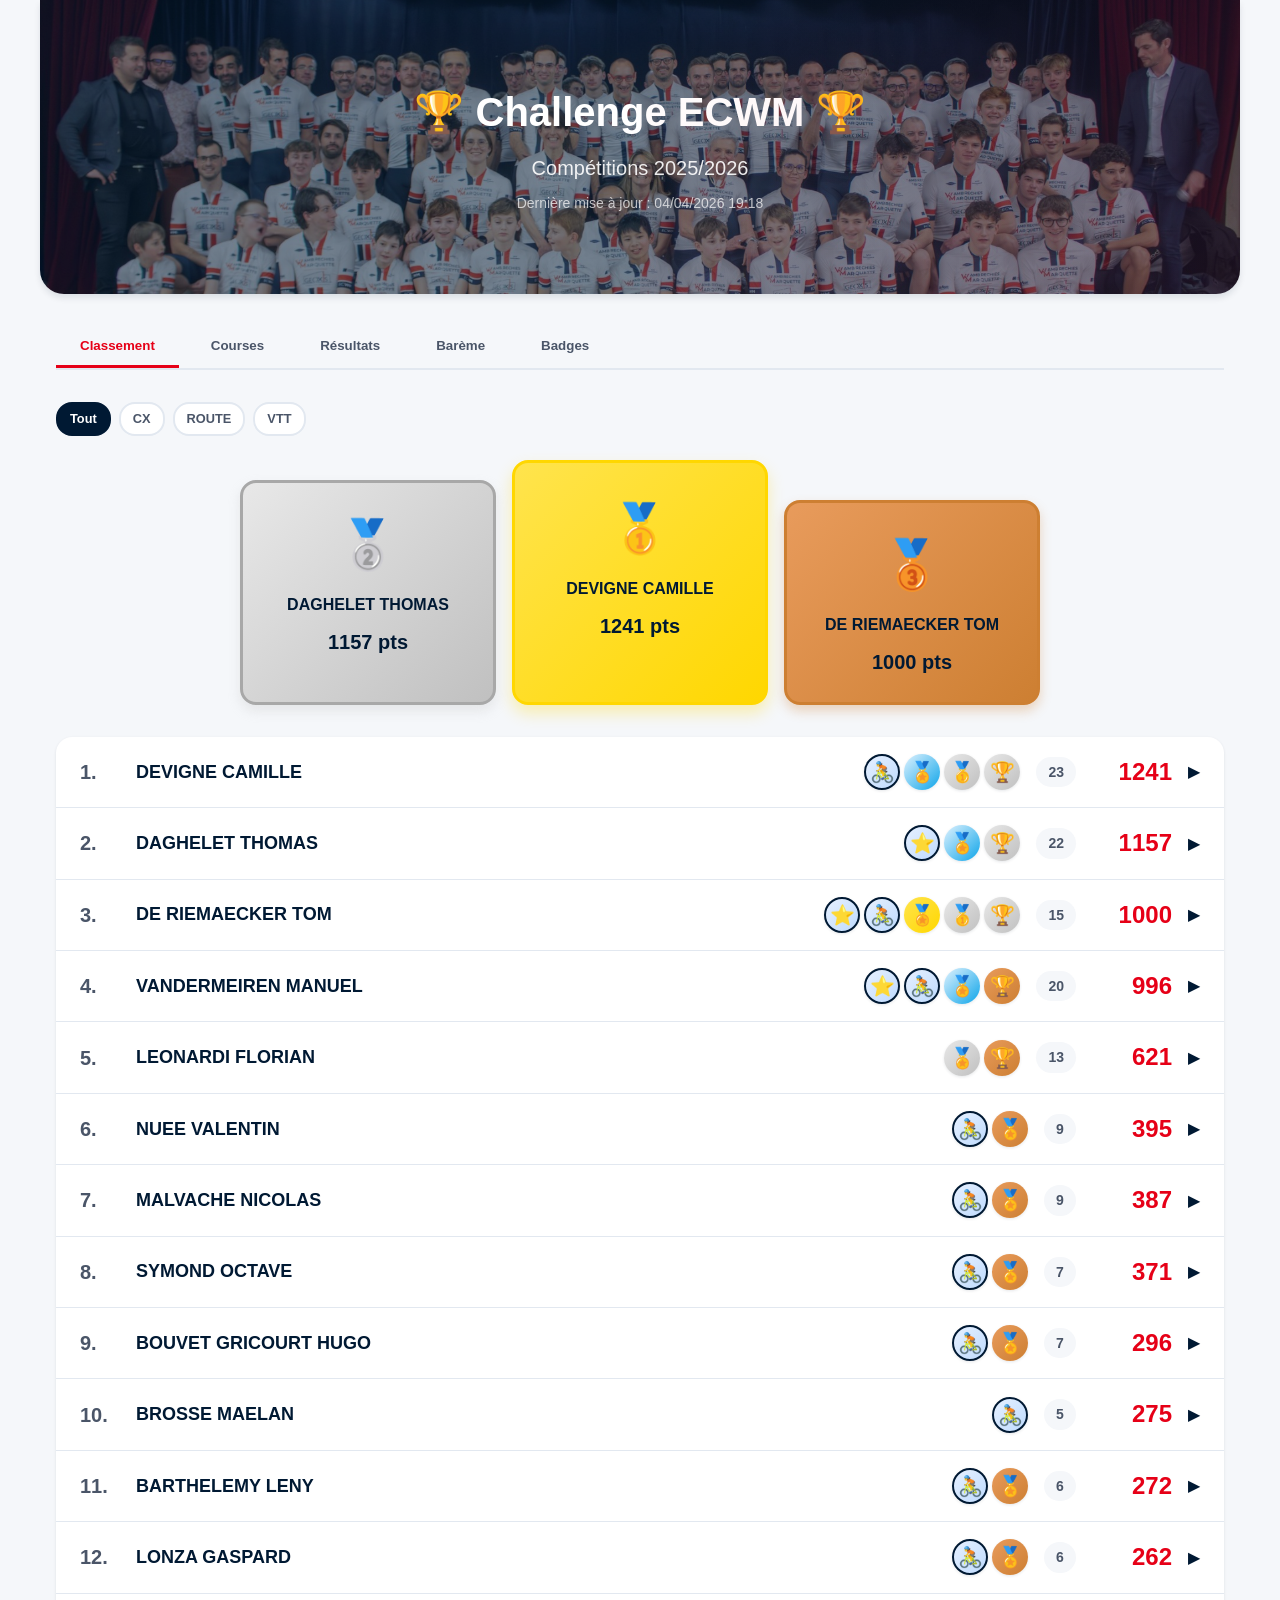
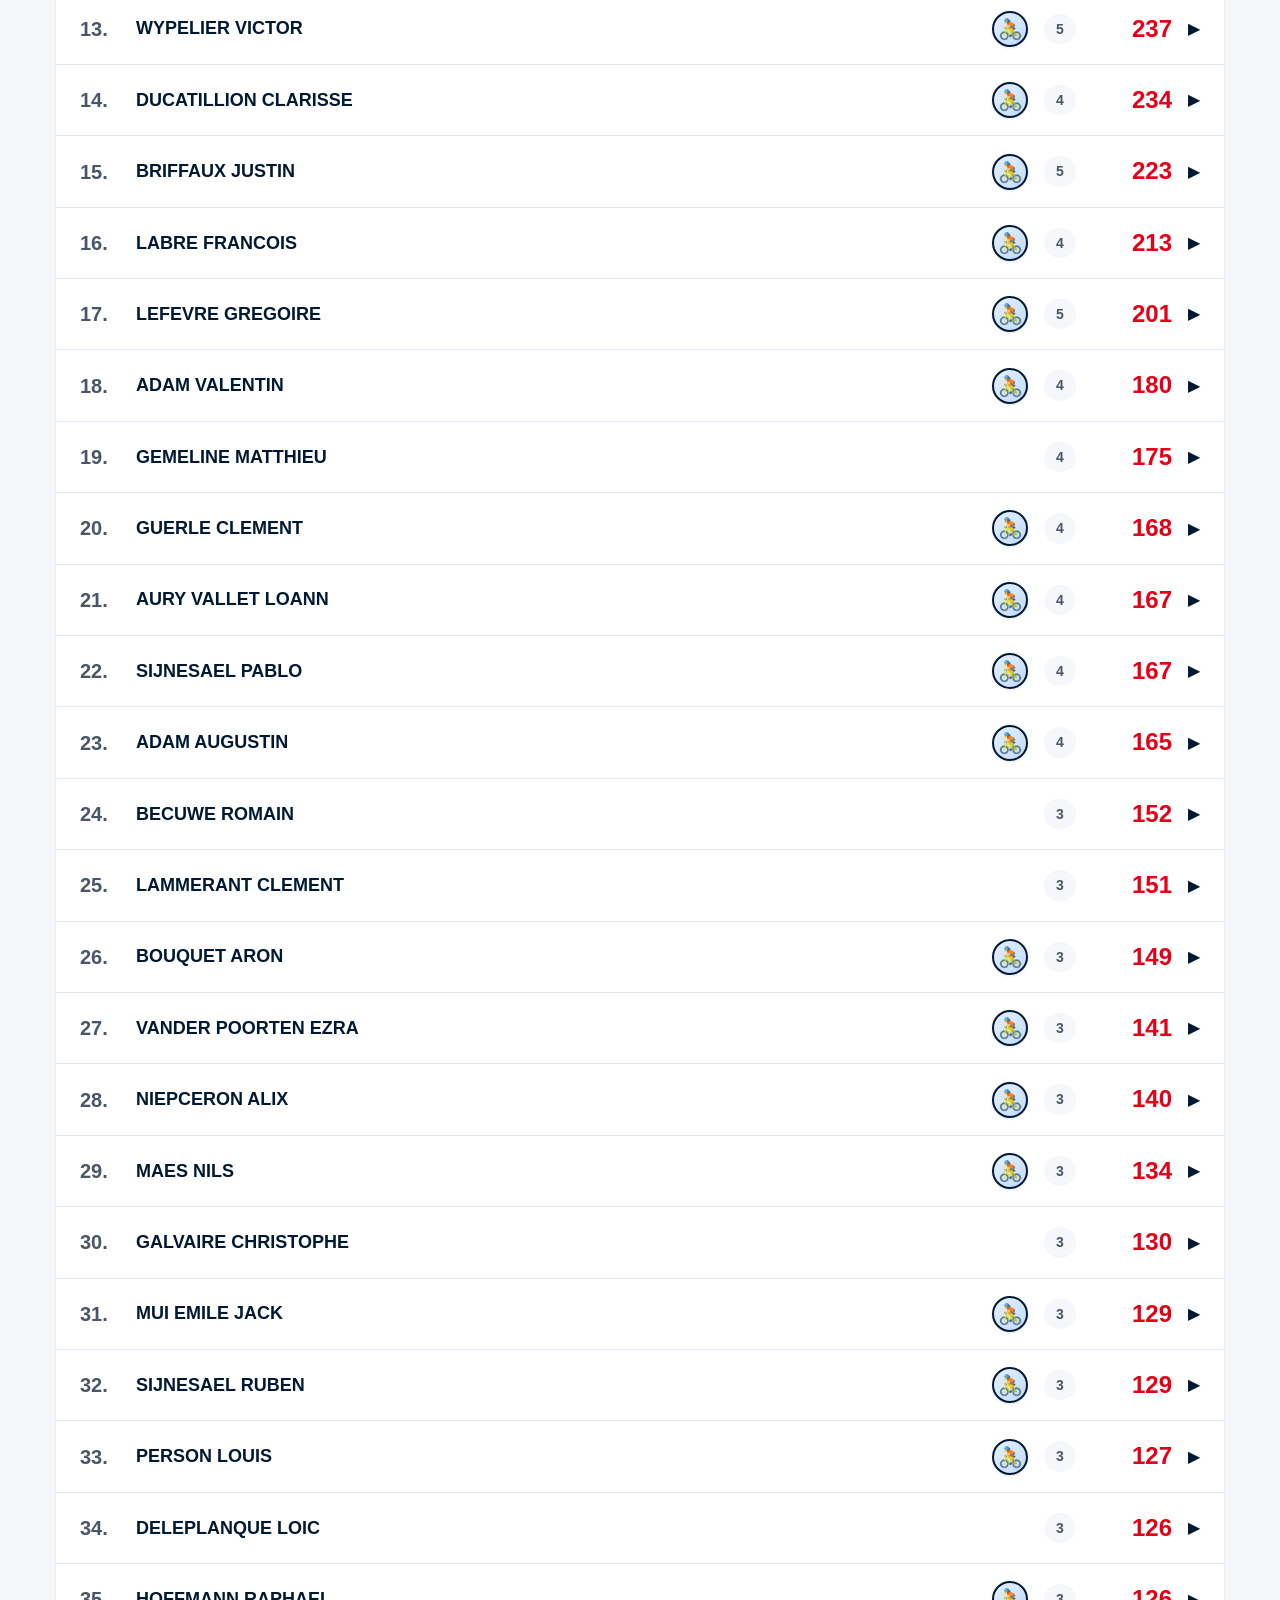
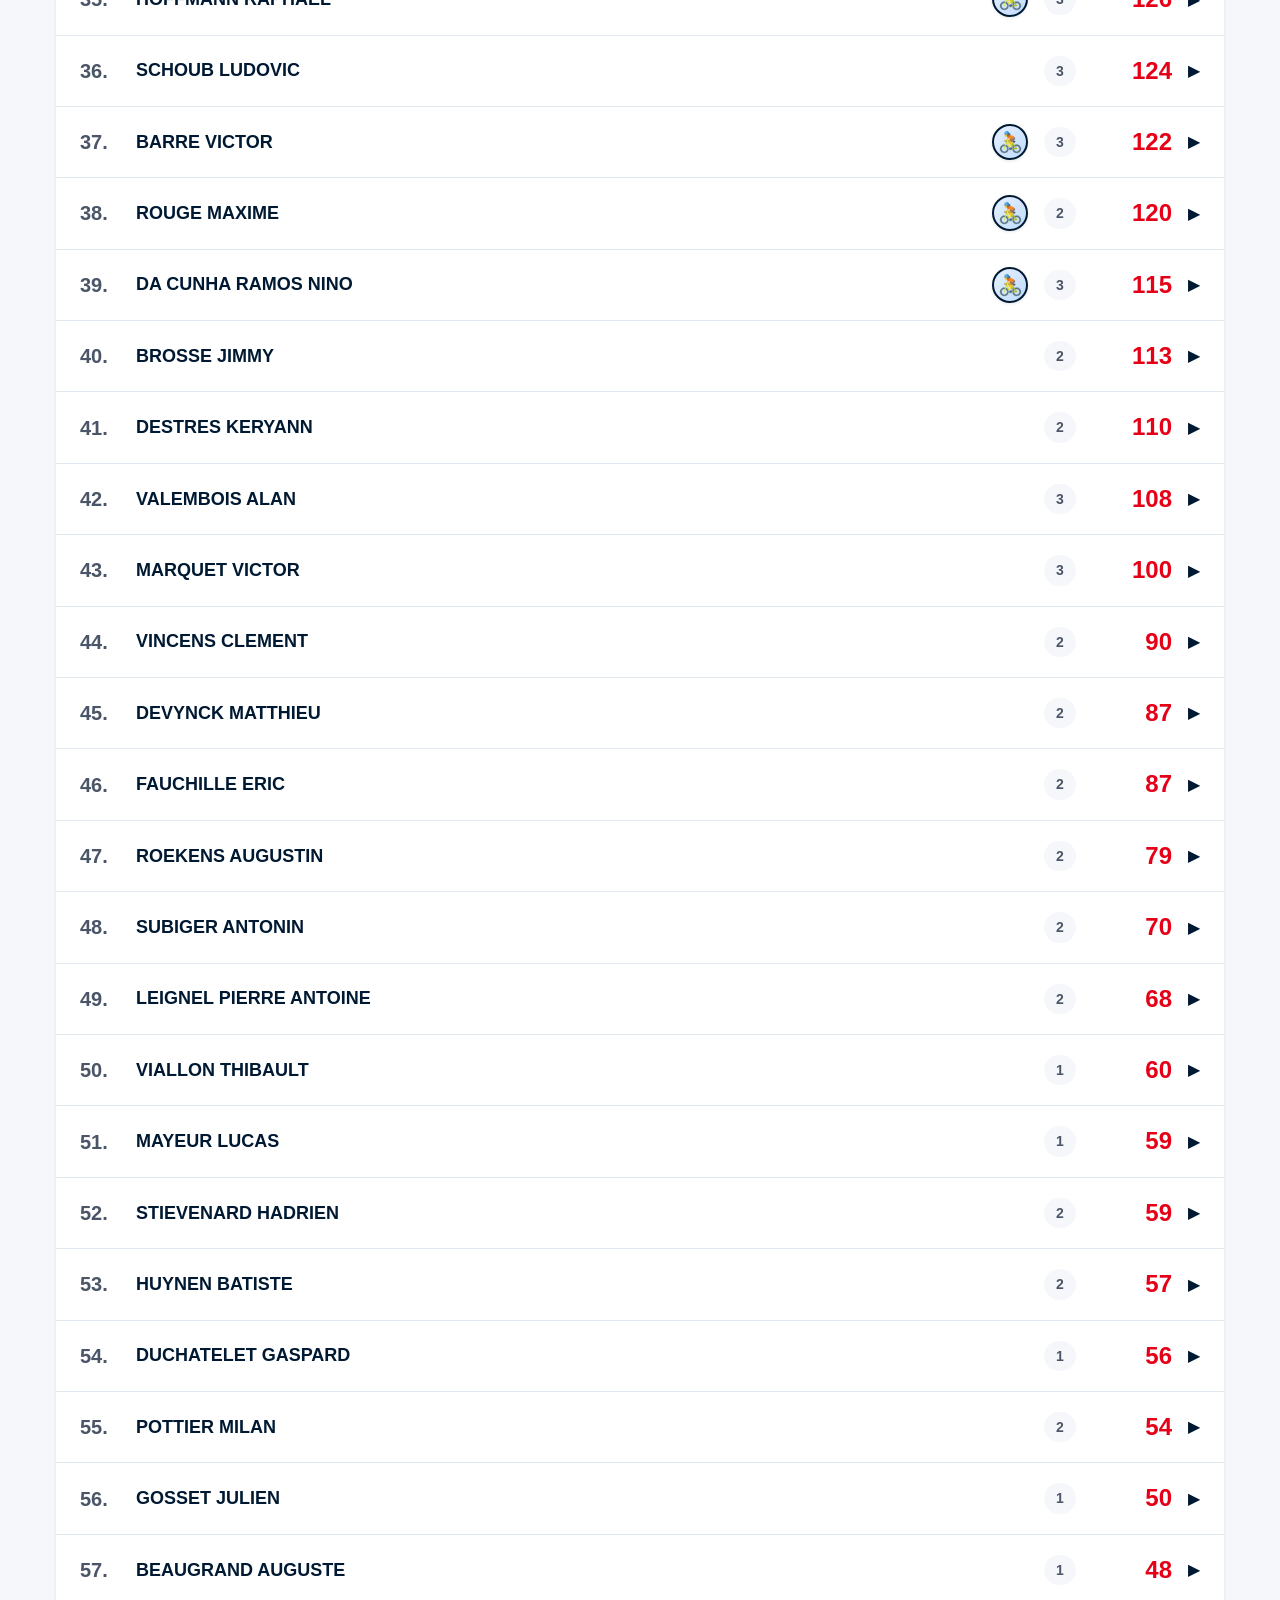
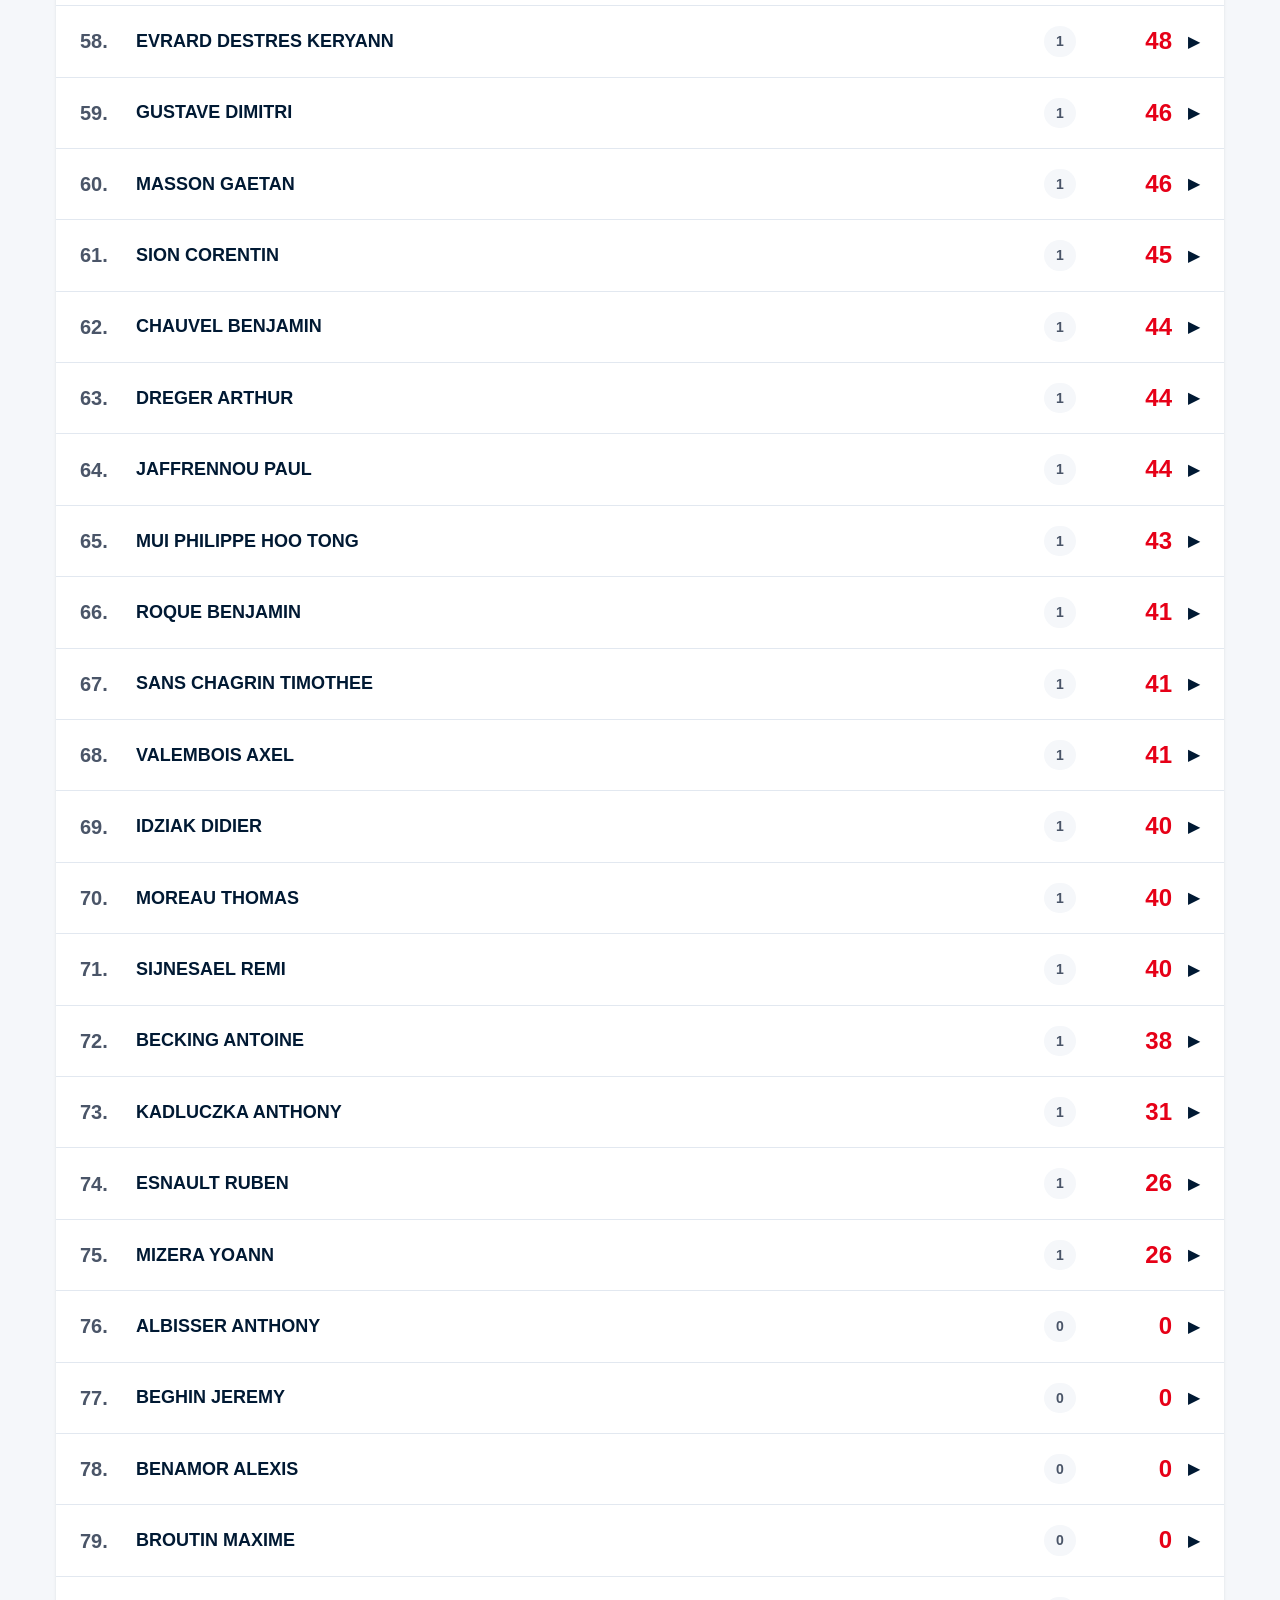
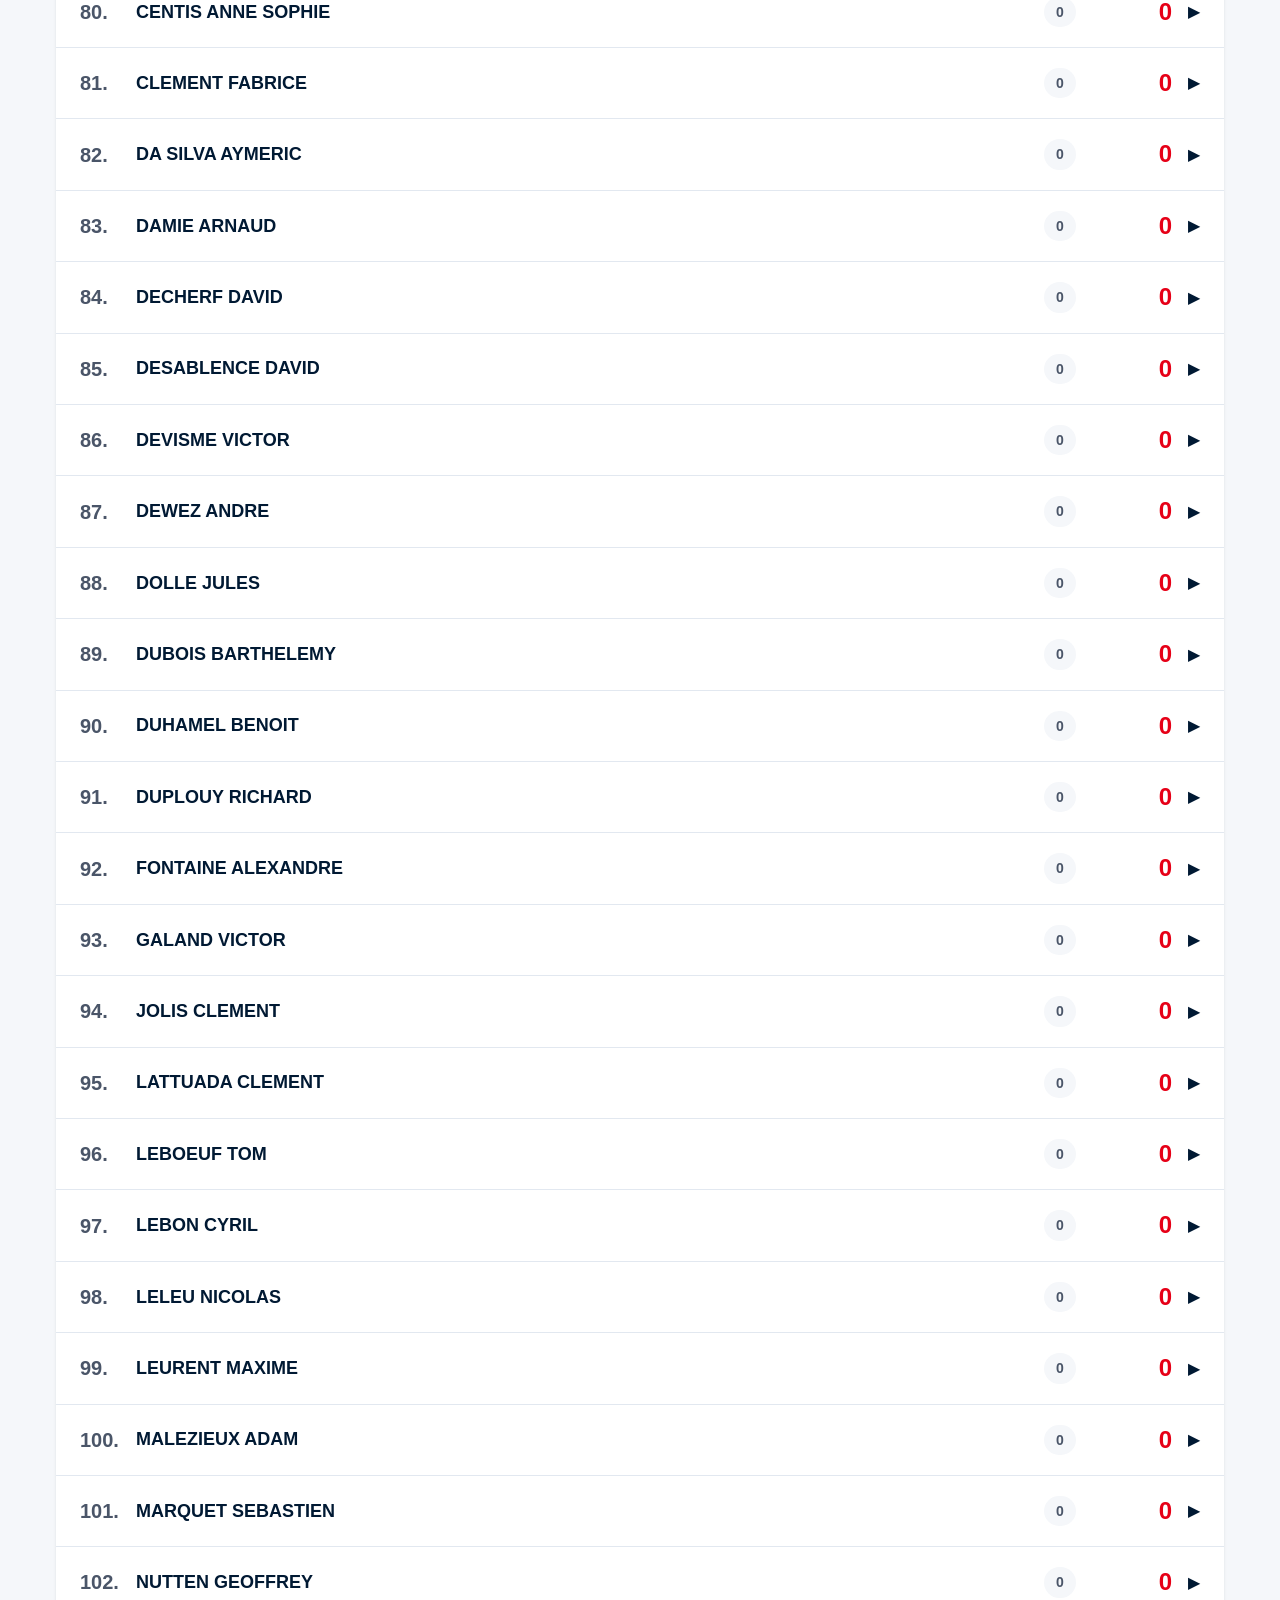
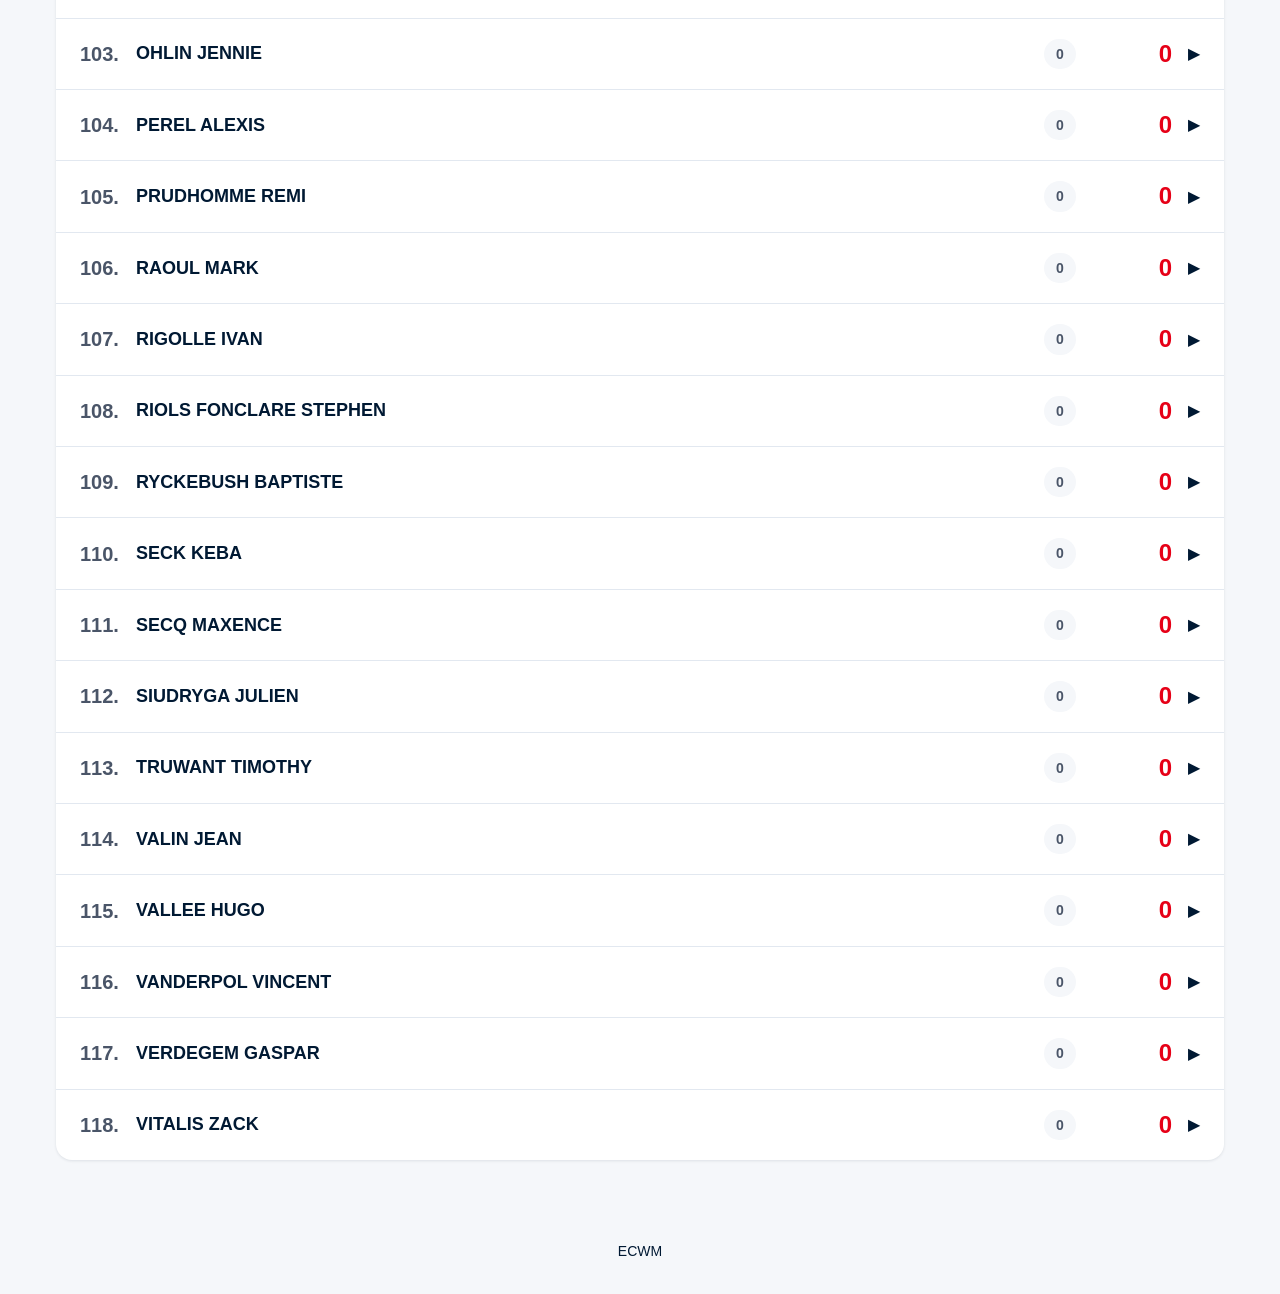
<file: index.html>
<!DOCTYPE html>
<html lang="fr">
<head>
    <meta charset="UTF-8">
    <meta name="viewport" content="width=device-width, initial-scale=1.0">
    <title>Challenge ECWM Compétitions 2025/2026</title>
    <meta name="description" content="Classement du challenge compétitions ECWM saison 2025/2026">
    <link rel="stylesheet" href="assets/style.css">
    <script data-goatcounter="https://ecwm.goatcounter.com/count" async src="//gc.zgo.at/count.js"></script>
</head>
<body>
    <div class="container">
        <!-- Header -->
        <header class="header">
            <div class="header-content">
                <h1>🏆 Challenge ECWM 🏆</h1>
                <p class="subtitle">Compétitions 2025/2026</p>
                <p class="last-update" id="lastUpdate">Chargement...</p>
            </div>
        </header>

        <!-- Navigation -->
        <nav class="tabs">
            <button class="tab active" data-tab="classement">Classement</button>
            <button class="tab" data-tab="courses">Courses</button>
            <button class="tab" data-tab="resultats">Résultats</button>
            <button class="tab" data-tab="bareme">Barème</button>
            <button class="tab" data-tab="badges">Badges</button>
        </nav>

        <!-- Chargement -->
        <div id="loading" class="loading">
            <div class="spinner"></div>
            <p>Chargement des données...</p>
        </div>

        <!-- Erreur -->
        <div id="error" class="error" style="display: none;">
            <p>❌ Erreur lors du chargement des données</p>
        </div>

        <!-- Contenu principal -->
        <main id="content" style="display: none;">

            <!-- Tab: Classement -->
            <section id="tab-classement" class="tab-content active">
                <!-- Filtres discipline -->
                <div id="classement-filters"></div>

                <!-- Podium -->
                <div id="podium" class="podium"></div>

                <!-- Classement complet -->
                <div id="classement" class="classement"></div>
            </section>

            <!-- Tab: Barème -->
            <section id="tab-bareme" class="tab-content">
                <div class="bareme-section">
                    <h2>📊 Comment sont calculés les points ?</h2>

                    <div class="formula-box">
                        <h3>Formule de base</h3>
                        <div class="formula">
                            Points = Participation + Performance
                        </div>
                        <p style="margin-top: 1rem; color: var(--text-muted); font-size: 0.875rem;">
                            Toutes les courses (UFOLEP et FFC) sont valorisées de la même manière
                        </p>
                    </div>

                    <div class="bareme-grid">
                        <div class="bareme-card">
                            <h3>🎯 Points de participation</h3>
                            <p class="bareme-value" id="ptsParticipation">25 pts</p>
                            <p class="bareme-desc">Points fixes pour participer à la course</p>
                            <p class="bareme-note">⭐ Courses objectif club : ×<span id="bonusObjectif">1.5</span> sur la participation uniquement</p>
                            <p class="bareme-note">🇫🇷 Courses échelon national : ×<span id="bonusEchelonNational">1.5</span> sur la participation uniquement</p>
                            <p class="bareme-note">🌍 Courses échelon international : ×<span id="bonusEchelonInternational">1.5</span> sur la participation uniquement</p>
                        </div>

                        <div class="bareme-card">
                            <h3>📈 Points de performance</h3>
                            <p class="bareme-value">0 - <span id="ptsPerformanceMax">25</span> pts</p>
                            <p class="bareme-desc">Basés sur votre classement relatif (percentile)</p>
                            <div class="example">
                                <strong>Exemple :</strong> 10e sur 30 coureurs<br>
                                → Percentile = 70%<br>
                                → Performance = 25 × 0.70 = 18 pts
                            </div>
                            <div id="paliersReduction" style="margin-top: 1rem;">
                                <!-- Rempli dynamiquement -->
                            </div>
                        </div>

                        <!-- Coefficients masqués (tous à 1.0 actuellement)
                        <div class="bareme-card">
                            <h3>🏁 Coefficients par type</h3>
                            <table class="coef-table" id="tableCoefficients">
                                <!- Rempli dynamiquement ->
                            </table>
                        </div>
                        -->
                    </div>

                    <div class="example-box">
                        <h3>💡 Exemple complet</h3>
                        <div class="example-calc">
                            <p><strong>Course :</strong> Halluin (CX UFOLEP, course objectif ⭐)</p>
                            <p><strong>Résultat :</strong> 10e sur 31 coureurs</p>
                            <hr>
                            <p>Percentile = (31 - 10 + 1) / 31 = <strong>71%</strong></p>
                            <p>Participation = 25 × 1.5 (objectif) = <strong>37.5 pts</strong></p>
                            <p>Performance = 25 × 0.71 = <strong>17.75 pts</strong></p>
                            <p>Total = 37.5 + 17.75 = <strong>55 pts</strong></p>
                        </div>
                    </div>
                </div>
            </section>

            <!-- Tab: Badges -->
            <section id="tab-badges" class="tab-content">
                <div class="bareme-section">
                    <h2>🏅 Système de badges</h2>
                    
                    <p style="margin-bottom: 2rem; color: var(--text-muted);">
                        Les badges récompensent vos performances et votre assiduité. Chaque badge rapporte des points bonus qui s'ajoutent à votre total !
                    </p>

                    <div class="badges-categories">
                        <!-- Badges à paliers -->
                        <div class="badge-category">
                            <h3>🏅 Badges à paliers</h3>
                            <p class="category-desc">Plus vous progressez, plus le niveau (et les points bonus) augmentent. Seul le plus haut niveau obtenu est comptabilisé.</p>
                            <div id="badgesPaliers" class="badges-list"></div>
                        </div>

                        <!-- Badges uniques -->
                        <div class="badge-category">
                            <h3>⭐ Badges uniques</h3>
                            <p class="category-desc">Badges spéciaux obtenus en remplissant des conditions particulières.</p>
                            <div id="badgesUniques" class="badges-list"></div>
                        </div>
                    </div>
                </div>
            </section>

            <!-- Tab: Résultats -->
            <section id="tab-resultats" class="tab-content">
                <h2>📋 Résultats importés</h2>
                <div id="resultats-content"></div>
            </section>

            <!-- Tab: Courses -->
            <section id="tab-courses" class="tab-content">
                <h2>📅 Courses de la saison</h2>
                <div id="listeCourses"></div>
            </section>

        </main>
    </div>

    <footer class="footer">
        <p>
            <a href="https://www.ec-wambrechies-marquette.fr/" target="_blank">ECWM</a>
        </p>
    </footer>

    <script src="assets/app.js"></script>
</body>
</html>
</file>
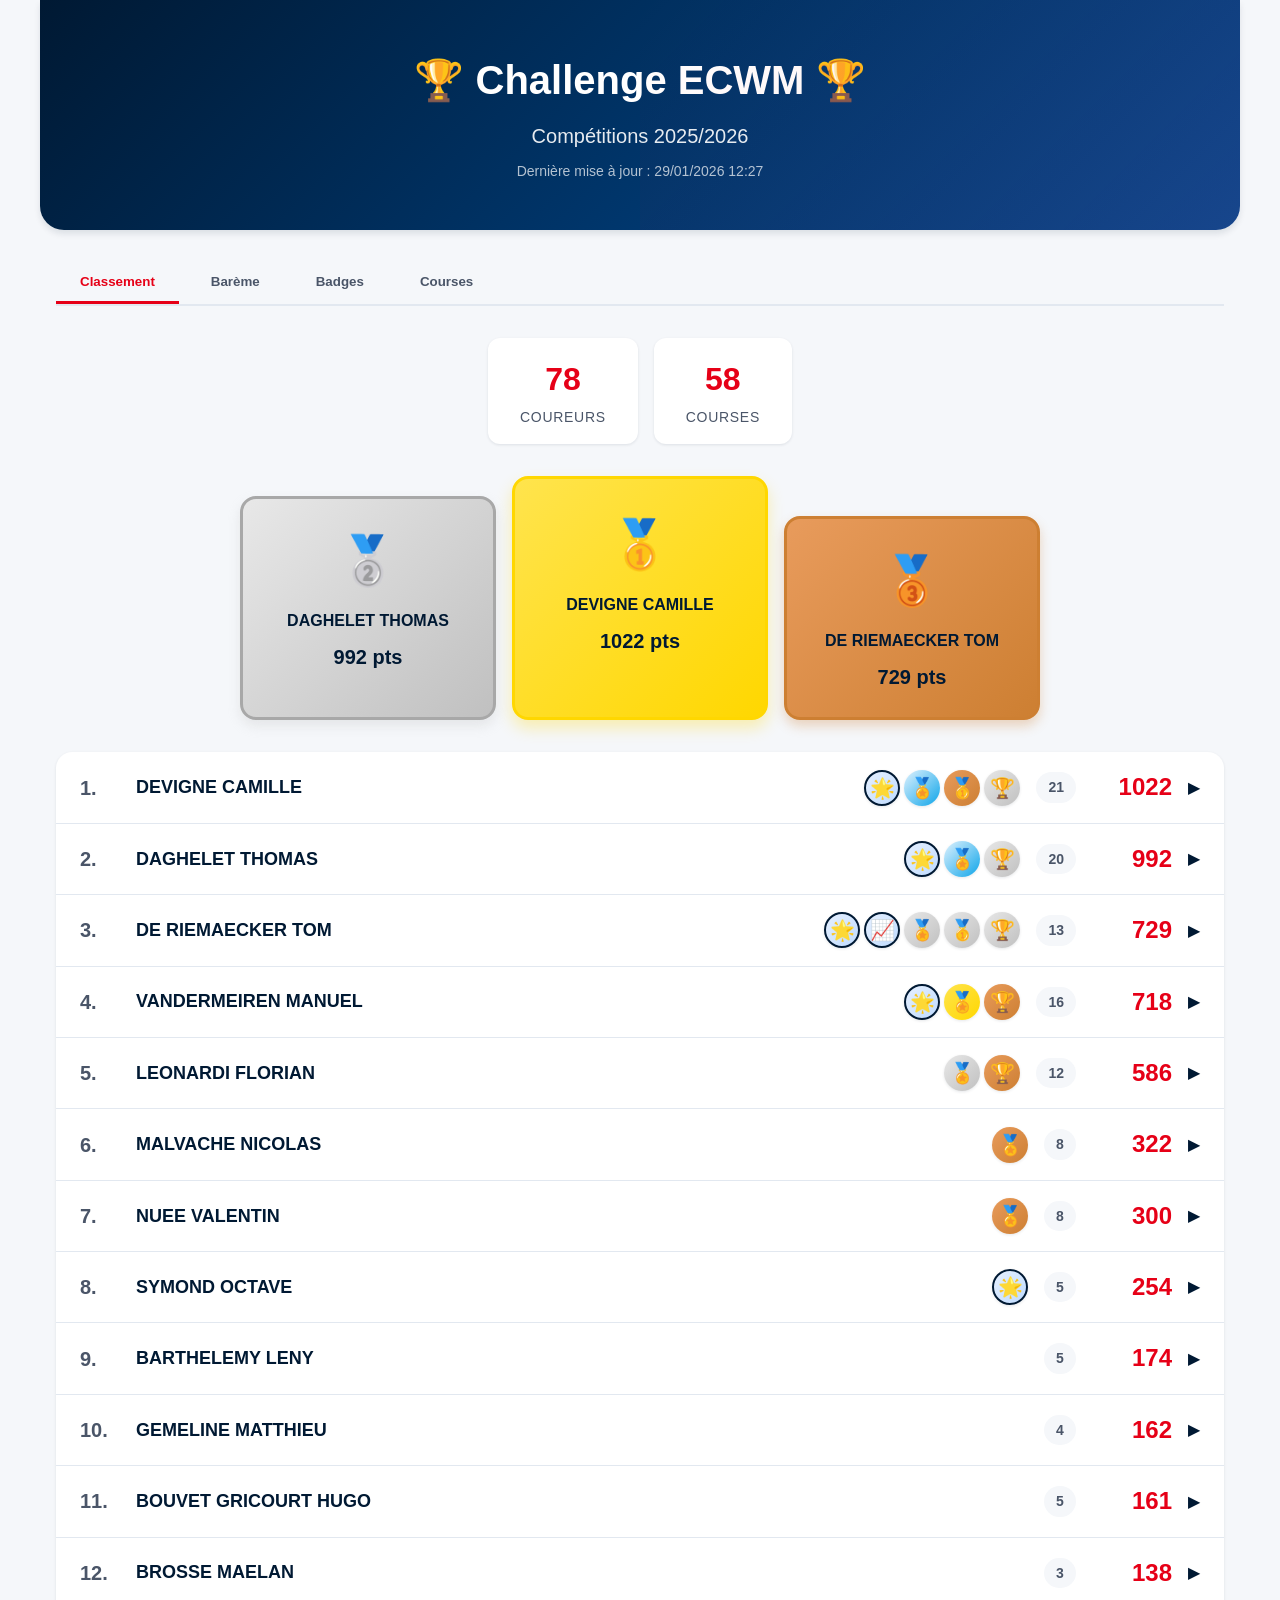
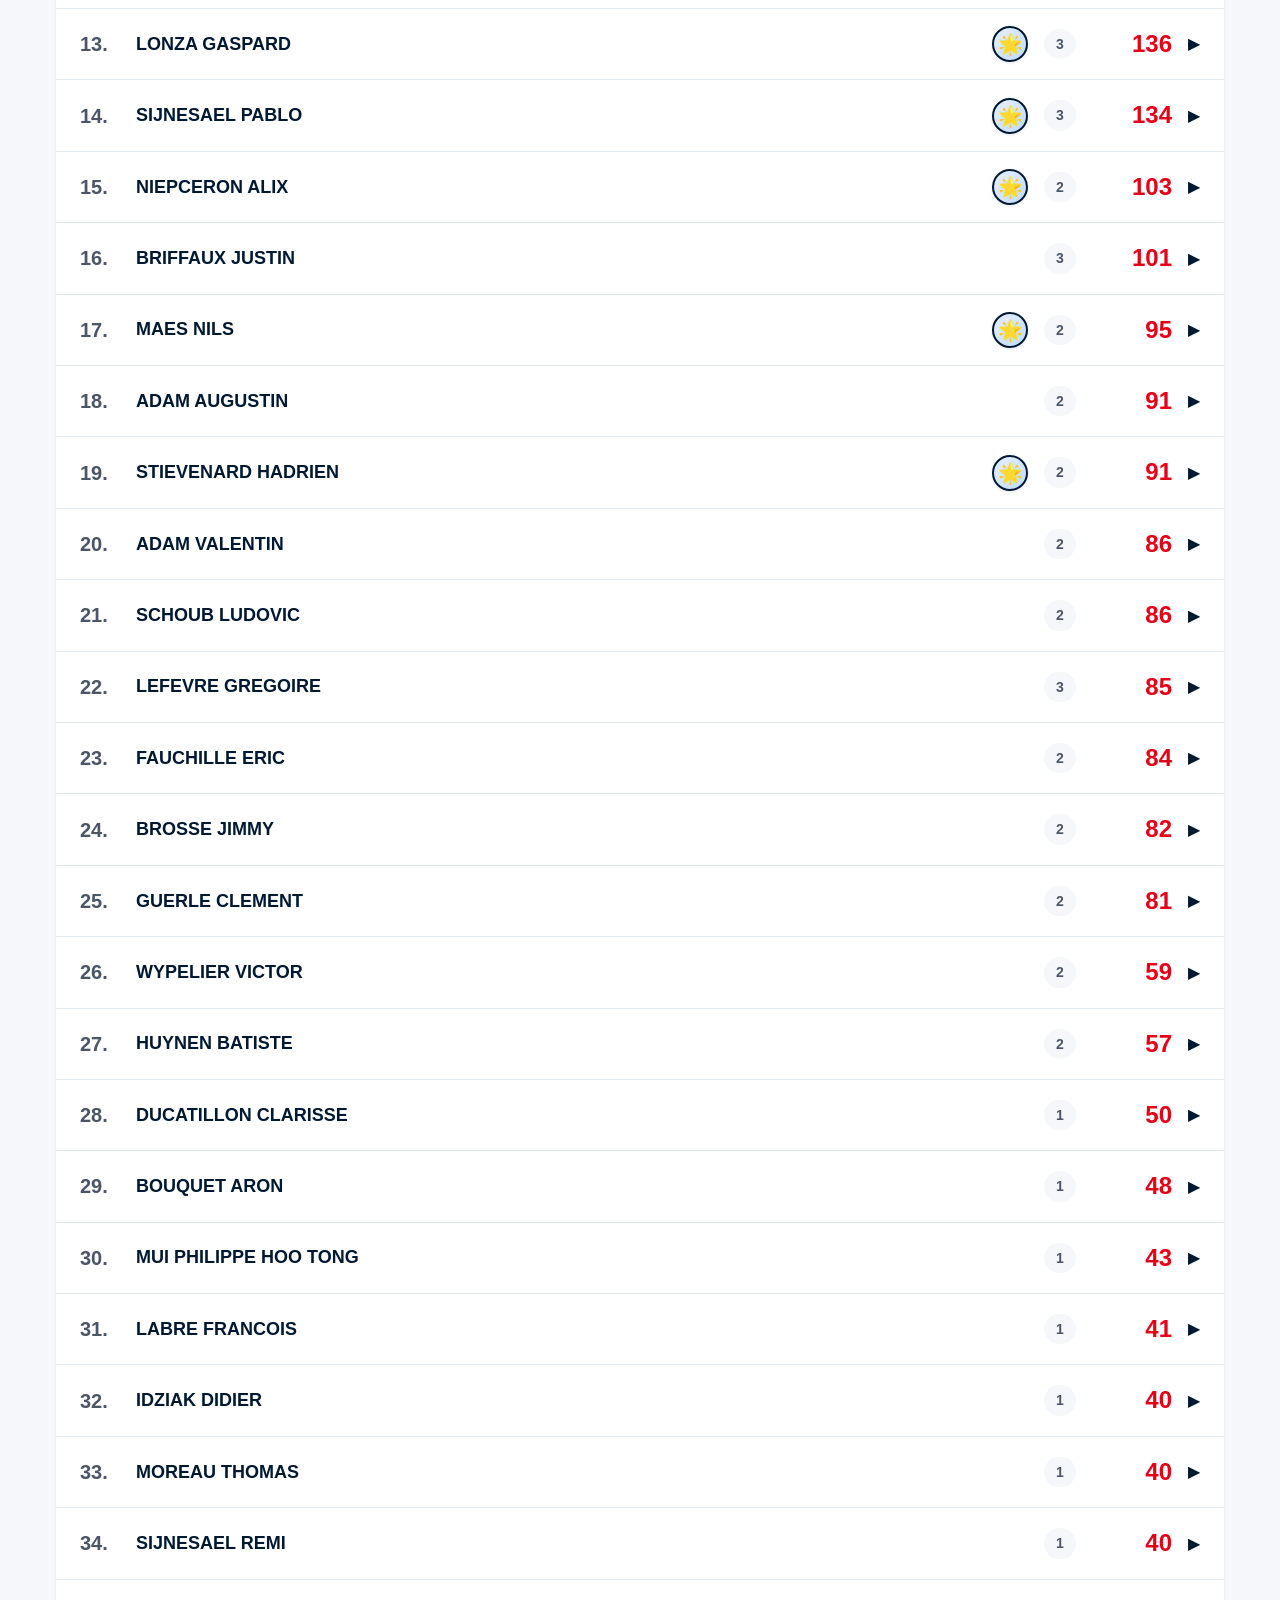
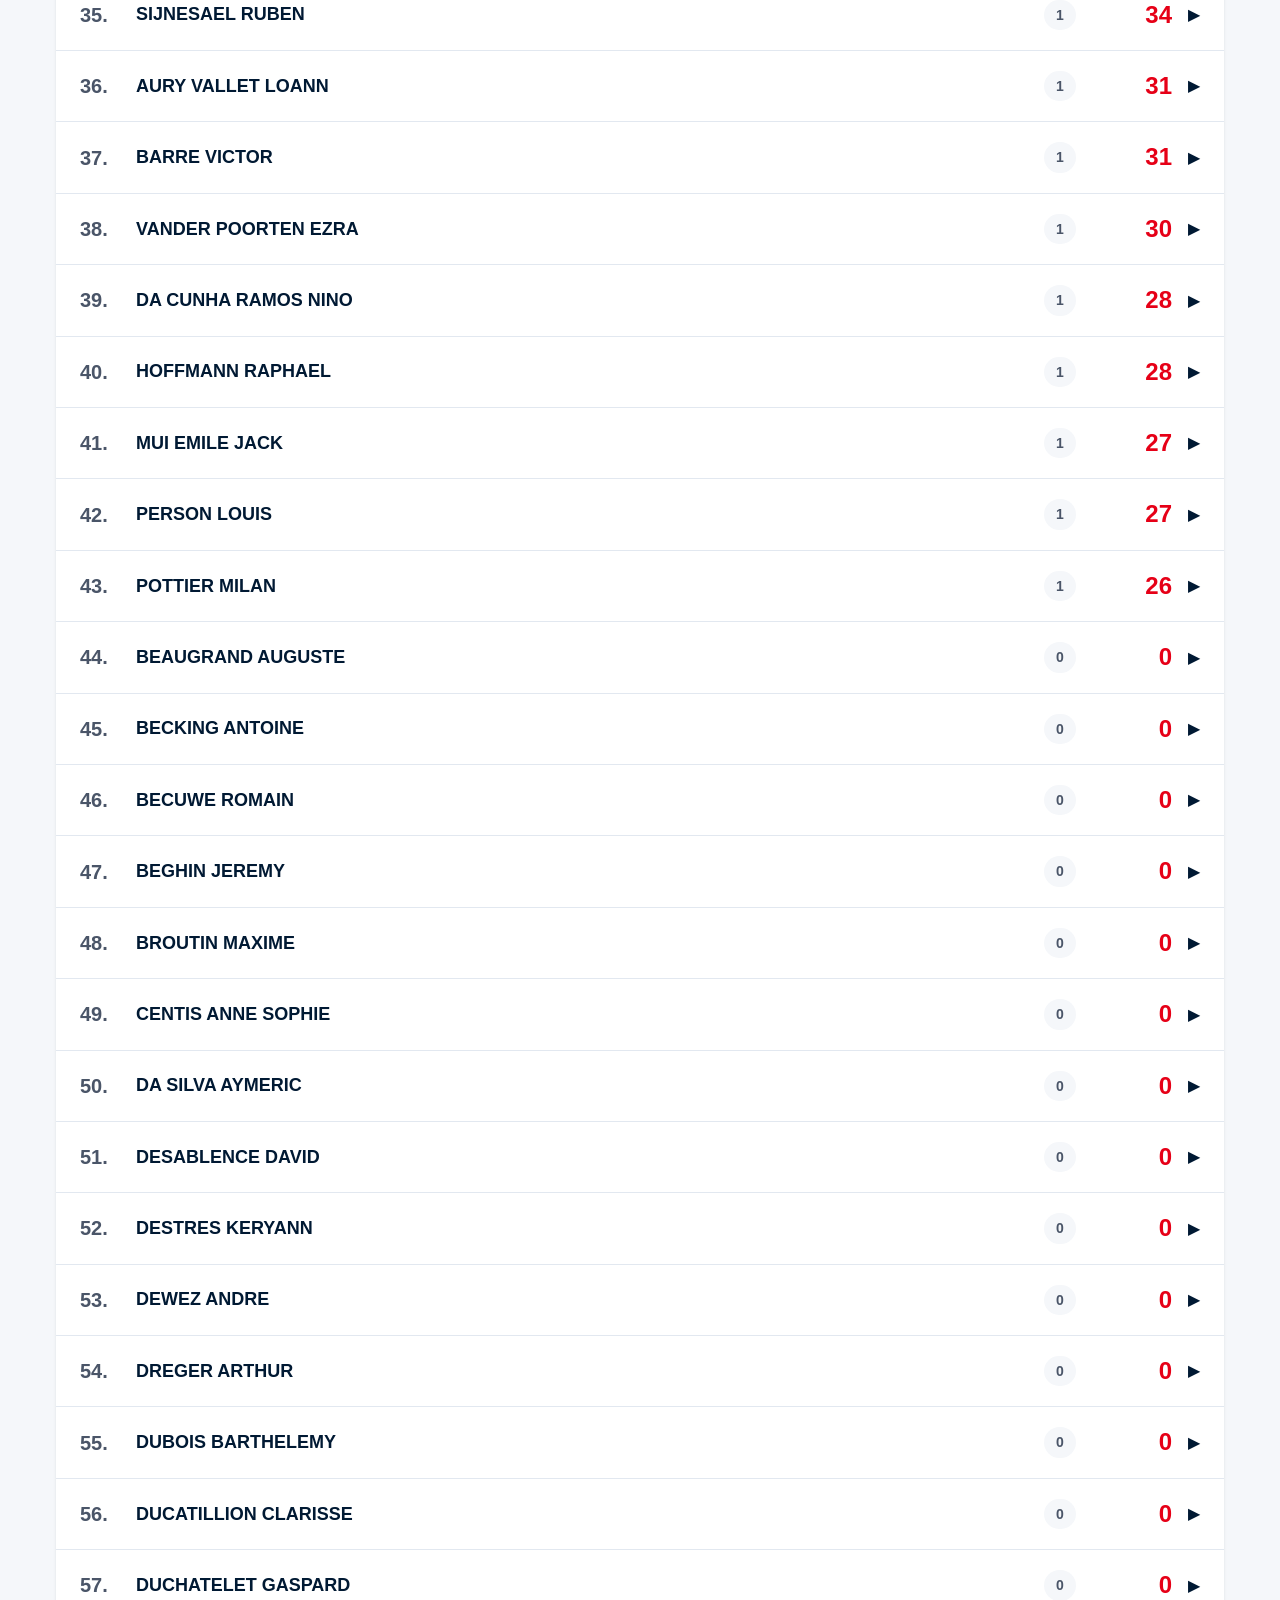
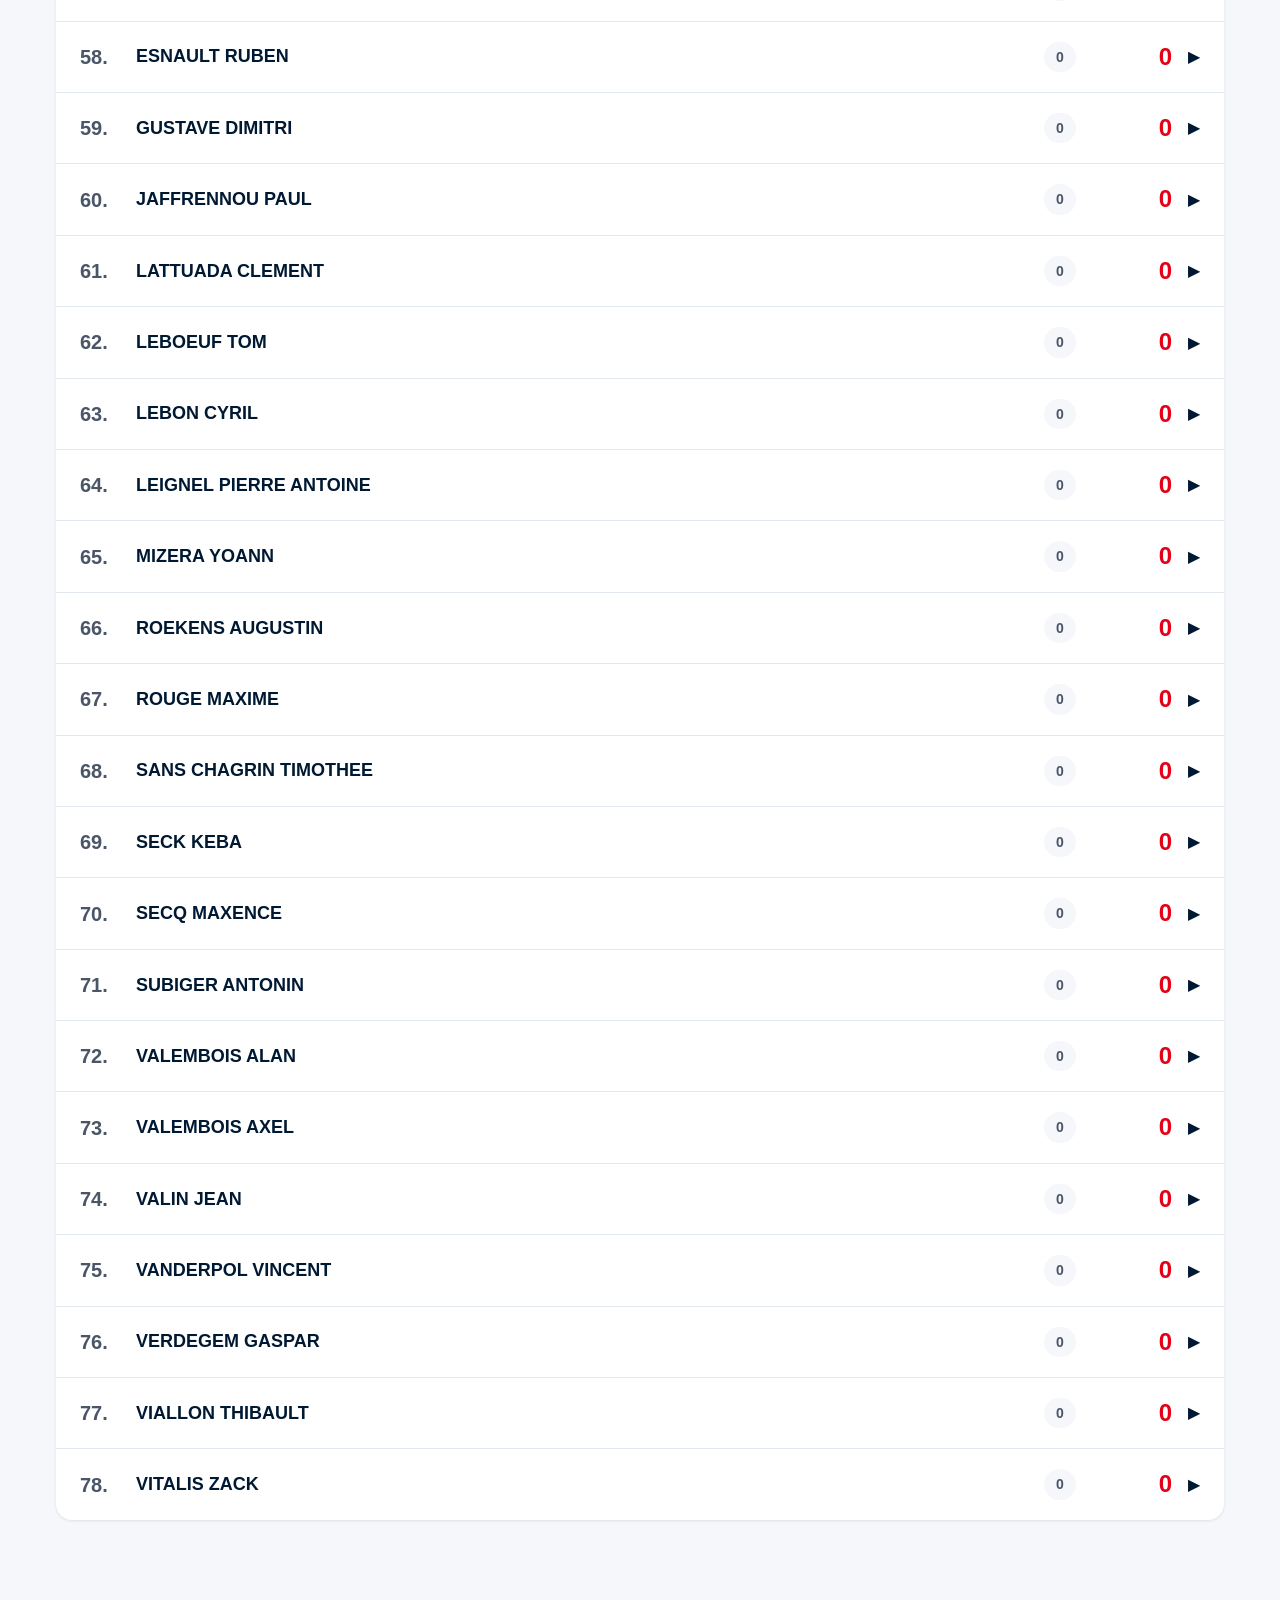
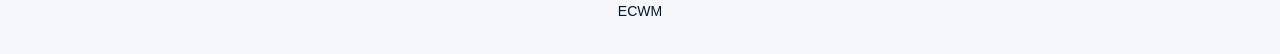
<file: docs/index.html>
<!DOCTYPE html>
<html lang="fr">
<head>
    <meta charset="UTF-8">
    <meta name="viewport" content="width=device-width, initial-scale=1.0">
    <title>Challenge ECWM Compétitions 2025/2026</title>
    <meta name="description" content="Classement du challenge compétitions ECWM saison 2025/2026">
    <link rel="stylesheet" href="assets/style.css">
</head>
<body>
    <div class="container">
        <!-- Header -->
        <header class="header">
            <div class="header-content">
                <h1>🏆 Challenge ECWM 🏆</h1>
                <p class="subtitle">Compétitions 2025/2026</p>
                <p class="last-update" id="lastUpdate">Chargement...</p>
            </div>
        </header>

        <!-- Navigation -->
        <nav class="tabs">
            <button class="tab active" data-tab="classement">Classement</button>
            <button class="tab" data-tab="bareme">Barème</button>
            <button class="tab" data-tab="badges">Badges</button>
            <button class="tab" data-tab="courses">Courses</button>
        </nav>

        <!-- Chargement -->
        <div id="loading" class="loading">
            <div class="spinner"></div>
            <p>Chargement des données...</p>
        </div>

        <!-- Erreur -->
        <div id="error" class="error" style="display: none;">
            <p>❌ Erreur lors du chargement des données</p>
        </div>

        <!-- Contenu principal -->
        <main id="content" style="display: none;">

            <!-- Tab: Classement -->
            <section id="tab-classement" class="tab-content active">
                <div class="stats-bar">
                    <div class="stat">
                        <span class="stat-value" id="nbCoureurs">-</span>
                        <span class="stat-label">Coureurs</span>
                    </div>
                    <div class="stat">
                        <span class="stat-value" id="nbCourses">-</span>
                        <span class="stat-label">Courses</span>
                    </div>
                </div>

                <!-- Podium -->
                <div id="podium" class="podium"></div>

                <!-- Classement complet -->
                <div id="classement" class="classement"></div>
            </section>

            <!-- Tab: Barème -->
            <section id="tab-bareme" class="tab-content">
                <div class="bareme-section">
                    <h2>📊 Comment sont calculés les points ?</h2>

                    <div class="formula-box">
                        <h3>Formule de base</h3>
                        <div class="formula">
                            Points = Participation + Performance
                        </div>
                        <p style="margin-top: 1rem; color: var(--text-muted); font-size: 0.875rem;">
                            Toutes les courses (UFOLEP et FFC) sont valorisées de la même manière
                        </p>
                    </div>

                    <div class="bareme-grid">
                        <div class="bareme-card">
                            <h3>🎯 Points de participation</h3>
                            <p class="bareme-value" id="ptsParticipation">25 pts</p>
                            <p class="bareme-desc">Points fixes pour participer et finir la course</p>
                            <p class="bareme-note">⭐ Courses objectif : ×<span id="bonusObjectif">1.5</span> sur la participation uniquement</p>
                        </div>

                        <div class="bareme-card">
                            <h3>📈 Points de performance</h3>
                            <p class="bareme-value">0 - <span id="ptsPerformanceMax">25</span> pts</p>
                            <p class="bareme-desc">Basés sur votre classement relatif (percentile)</p>
                            <div class="example">
                                <strong>Exemple :</strong> 10e sur 30 coureurs<br>
                                → Percentile = 70%<br>
                                → Performance = 25 × 0.70 = 18 pts
                            </div>
                            <div id="paliersReduction" style="margin-top: 1rem;">
                                <!-- Rempli dynamiquement -->
                            </div>
                        </div>

                        <!-- Coefficients masqués (tous à 1.0 actuellement)
                        <div class="bareme-card">
                            <h3>🏁 Coefficients par type</h3>
                            <table class="coef-table" id="tableCoefficients">
                                <!- Rempli dynamiquement ->
                            </table>
                        </div>
                        -->
                    </div>

                    <div class="example-box">
                        <h3>💡 Exemple complet</h3>
                        <div class="example-calc">
                            <p><strong>Course :</strong> Halluin (CX UFOLEP, course objectif ⭐)</p>
                            <p><strong>Résultat :</strong> 10e sur 31 coureurs</p>
                            <hr>
                            <p>Percentile = (31 - 10 + 1) / 31 = <strong>71%</strong></p>
                            <p>Participation = 25 × 1.5 (objectif) = <strong>37.5 pts</strong></p>
                            <p>Performance = 25 × 0.71 = <strong>17.75 pts</strong></p>
                            <p>Total = 37.5 + 17.75 = <strong>55 pts</strong></p>
                        </div>
                    </div>
                </div>
            </section>

            <!-- Tab: Badges -->
            <section id="tab-badges" class="tab-content">
                <div class="bareme-section">
                    <h2>🏅 Système de badges</h2>
                    
                    <p style="margin-bottom: 2rem; color: var(--text-muted);">
                        Les badges récompensent vos performances et votre assiduité. Chaque badge rapporte des points bonus qui s'ajoutent à votre total !
                    </p>

                    <div class="badges-categories">
                        <!-- Badges à paliers -->
                        <div class="badge-category">
                            <h3>🏅 Badges à paliers</h3>
                            <p class="category-desc">Plus vous progressez, plus le niveau (et les points bonus) augmentent. Seul le plus haut niveau obtenu est comptabilisé.</p>
                            <div id="badgesPaliers" class="badges-list"></div>
                        </div>

                        <!-- Badges uniques -->
                        <div class="badge-category">
                            <h3>⭐ Badges uniques</h3>
                            <p class="category-desc">Badges spéciaux obtenus en remplissant des conditions particulières.</p>
                            <div id="badgesUniques" class="badges-list"></div>
                        </div>
                    </div>
                </div>
            </section>

            <!-- Tab: Courses -->
            <section id="tab-courses" class="tab-content">
                <h2>📅 Courses de la saison</h2>
                <div id="listeCourses" class="courses-grid"></div>
            </section>

        </main>
    </div>

    <footer class="footer">
        <p>
            <a href="https://www.ec-wambrechies-marquette.fr/" target="_blank">ECWM</a>
        </p>
    </footer>

    <script src="assets/app.js"></script>
</body>
</html>
</file>
<file: assets/style.css>
/* Variables - Charte ECWM */
:root {
    /* Couleurs du club */
    --primary: #001933;           /* Bleu NAUTIC (100,75,50,60) */
    --primary-light: #003366;     /* Bleu plus clair pour les dégradés */
    --primary-lighter: #004d99;   /* Bleu encore plus clair */
    --accent: #E60017;            /* Rouge 149B (0,100,90,10) */
    --accent-light: #FF1A2F;      /* Rouge plus clair pour hover */

    /* Podium */
    --gold: #FFD700;
    --gold-light: #FFE44D;
    --silver: #C0C0C0;
    --silver-dark: #A8A8A8;
    --bronze: #CD7F32;
    --bronze-light: #E89B5C;

    /* Neutres */
    --bg: #F5F7FA;
    --surface: #FFFFFF;
    --text: #001933;              /* Texte en bleu marine */
    --text-muted: #4A5568;
    --border: #E2E8F0;
    --shadow: rgba(0, 25, 51, 0.1);
    --shadow-accent: rgba(230, 0, 23, 0.15);

    /* Backgrounds info */
    --bg-info: #E6F0FF;
    --bg-warning: #FFF5F5;
}

* {
    margin: 0;
    padding: 0;
    box-sizing: border-box;
}

body {
    font-family: -apple-system, BlinkMacSystemFont, 'Segoe UI', Roboto, Oxygen, Ubuntu, Cantarell, sans-serif;
    background: var(--bg);
    color: var(--text);
    line-height: 1.6;
}

.container {
    max-width: 1200px;
    margin: 0 auto;
    padding: 0 1rem;
}

/* Header */
.header {
    background: linear-gradient(rgba(0, 25, 51, 0.55), rgba(0, 25, 51, 0.55)),
                url('banner.png') top/cover no-repeat;
    color: white;
    padding: 5rem 2rem;
    border-radius: 0 0 1.5rem 1.5rem;
    margin: 0 -1rem 2rem;
    text-align: center;
    box-shadow: 0 4px 6px var(--shadow);
    position: relative;
    overflow: hidden;
}

.header::before {
    content: '';
    position: absolute;
    top: 0;
    right: 0;
    width: 50%;
    height: 100%;
    background: linear-gradient(135deg, transparent 0%, var(--accent) 100%);
    opacity: 0.1;
    pointer-events: none;
}

.header h1 {
    font-size: 2.5rem;
    font-weight: 800;
    margin-bottom: 0.5rem;
}

.subtitle {
    font-size: 1.25rem;
    opacity: 0.9;
}

.last-update {
    font-size: 0.875rem;
    opacity: 0.7;
    margin-top: 0.5rem;
}

/* Tabs */
.tabs {
    display: flex;
    gap: 0.5rem;
    margin-bottom: 2rem;
    border-bottom: 2px solid var(--border);
    overflow-x: auto;
}

.tab {
    padding: 0.75rem 1.5rem;
    background: none;
    border: none;
    color: var(--text-muted);
    font-weight: 600;
    cursor: pointer;
    transition: all 0.2s;
    border-bottom: 3px solid transparent;
    white-space: nowrap;
}

.tab:hover {
    color: var(--primary);
}

.tab.active {
    color: var(--accent);
    border-bottom-color: var(--accent);
}

.tab-content {
    display: none;
}

.tab-content.active {
    display: block;
    animation: fadeIn 0.3s;
}

@keyframes fadeIn {
    from { opacity: 0; transform: translateY(10px); }
    to { opacity: 1; transform: translateY(0); }
}

/* Loading */
.loading {
    text-align: center;
    padding: 4rem 2rem;
}

.spinner {
    border: 4px solid var(--border);
    border-top: 4px solid var(--accent);
    border-radius: 50%;
    width: 50px;
    height: 50px;
    animation: spin 1s linear infinite;
    margin: 0 auto 1rem;
}

@keyframes spin {
    0% { transform: rotate(0deg); }
    100% { transform: rotate(360deg); }
}

/* Stats Bar */
.stats-bar {
    display: flex;
    gap: 1rem;
    justify-content: center;
    margin-bottom: 2rem;
}

.stat {
    background: var(--surface);
    padding: 1rem 2rem;
    border-radius: 0.75rem;
    text-align: center;
    box-shadow: 0 1px 3px var(--shadow);
}

.stat-value {
    display: block;
    font-size: 2rem;
    font-weight: 700;
    color: var(--accent);
}

.stat-label {
    display: block;
    font-size: 0.875rem;
    color: var(--text-muted);
    text-transform: uppercase;
    letter-spacing: 0.05em;
}

/* Podium */
.podium {
    display: grid;
    grid-template-columns: repeat(3, 1fr);
    gap: 1rem;
    margin-bottom: 2rem;
    max-width: 800px;
    margin-left: auto;
    margin-right: auto;
    padding-top: 40px;
}

.podium-item {
    background: var(--surface);
    padding: 1.5rem 1rem;
    border-radius: 1rem;
    box-shadow: 0 4px 6px var(--shadow);
    text-align: center;
    transition: all 0.2s;
}

.podium-item:hover {
    transform: translateY(-4px);
}

.podium-item.rank-1 {
    background: linear-gradient(135deg, var(--gold-light) 0%, var(--gold) 100%);
    border: 3px solid var(--gold);
    box-shadow: 0 8px 16px rgba(255, 215, 0, 0.3);
    margin-top: -40px;
    padding: 1.75rem 1rem;
}

.podium-item.rank-2 {
    background: linear-gradient(135deg, #E8E8E8 0%, var(--silver) 100%);
    border: 3px solid var(--silver-dark);
    box-shadow: 0 6px 12px rgba(192, 192, 192, 0.3);
    margin-top: -20px;
}

.podium-item.rank-3 {
    background: linear-gradient(135deg, var(--bronze-light) 0%, var(--bronze) 100%);
    border: 3px solid var(--bronze);
    box-shadow: 0 6px 12px rgba(205, 127, 50, 0.3);
    margin-top: 0;
}

.podium-item.rank-1:hover {
    margin-top: -44px;
}

.podium-item.rank-2:hover {
    margin-top: -24px;
}

.podium-item.rank-3:hover {
    margin-top: -4px;
}

.podium-medal {
    font-size: 3rem;
    margin-bottom: 0.5rem;
    display: block;
}

.podium-name {
    font-size: 1rem;
    font-weight: 700;
    color: var(--text);
    margin-bottom: 0.5rem;
}

.podium-points {
    font-size: 1.25rem;
    font-weight: 800;
    color: var(--primary);
}

/* Classement */
.classement {
    background: var(--surface);
    border-radius: 1rem;
    box-shadow: 0 1px 3px var(--shadow);
    overflow: hidden;
}

.coureur-item {
    border-bottom: 1px solid var(--border);
    transition: background 0.2s;
}

.coureur-item:last-child {
    border-bottom: none;
}

.coureur-header {
    display: flex;
    align-items: center;
    gap: 1rem;
    padding: 1rem 1.5rem;
    cursor: pointer;
    user-select: none;
}

.coureur-header:hover {
    background: var(--bg);
}

.coureur-rank {
    font-weight: 700;
    font-size: 1.25rem;
    color: var(--text-muted);
    min-width: 2.5rem;
}

.coureur-name {
    flex: 1;
    font-weight: 600;
    font-size: 1.125rem;
}

.coureur-courses-badge {
    background: var(--bg);
    padding: 0.25rem 0.75rem;
    border-radius: 1rem;
    font-size: 0.875rem;
    font-weight: 600;
    color: var(--text-muted);
    min-width: 2rem;
    text-align: center;
}

.coureur-points {
    font-size: 1.5rem;
    font-weight: 800;
    color: var(--accent);
    min-width: 5rem;
    text-align: right;
}
    color: var(--accent);
    min-width: 5rem;
    text-align: right;
}

.expand-icon {
    color: var(--text-muted);
    transition: transform 0.2s;
}

.coureur-item.expanded .expand-icon {
    transform: rotate(90deg);
}

.coureur-details {
    padding: 1rem 1.5rem 1.5rem 5rem;
    background: var(--bg);
    display: none;
}

.coureur-item.expanded .coureur-details {
    display: block;
}

.courses-table {
    width: 100%;
    border-collapse: collapse;
    margin-top: 0.5rem;
}

.courses-table th {
    text-align: left;
    padding: 0.5rem;
    font-size: 0.75rem;
    text-transform: uppercase;
    color: var(--text-muted);
    border-bottom: 2px solid var(--border);
}

.courses-table td {
    padding: 0.5rem;
    border-bottom: 1px solid var(--border);
}

.course-objectif {
    color: var(--accent);
    font-weight: 700;
}

/* Barème */
.bareme-section h2 {
    margin-bottom: 2rem;
    text-align: center;
    color: var(--primary);
}

.formula-box {
    background: var(--surface);
    padding: 2rem;
    border-radius: 1rem;
    box-shadow: 0 1px 3px var(--shadow);
    margin-bottom: 2rem;
    text-align: center;
}

.formula {
    font-size: 1.5rem;
    font-weight: 700;
    color: var(--primary);
    padding: 1rem;
    background: var(--bg);
    border-radius: 0.5rem;
    margin-top: 1rem;
}

.bareme-grid {
    display: grid;
    grid-template-columns: repeat(auto-fit, minmax(280px, 1fr));
    gap: 1.5rem;
    margin-bottom: 2rem;
}

.bareme-card {
    background: var(--surface);
    padding: 1.5rem;
    border-radius: 1rem;
    box-shadow: 0 1px 3px var(--shadow);
}

.bareme-card h3 {
    margin-bottom: 1rem;
    color: var(--primary);
}

.bareme-value {
    font-size: 2rem;
    font-weight: 800;
    color: var(--accent);
    margin-bottom: 0.5rem;
}

.bareme-desc {
    color: var(--text-muted);
    font-size: 0.875rem;
    margin-bottom: 1rem;
}

.bareme-note {
    background: var(--bg-warning);
    padding: 0.75rem;
    border-radius: 0.5rem;
    font-size: 0.875rem;
    border-left: 3px solid var(--accent);
    color: var(--text);
}

.coef-table, .bonus-table {
    width: 100%;
    border-collapse: collapse;
    margin-top: 0.5rem;
}

.coef-table td, .bonus-table td {
    padding: 0.5rem;
    border-bottom: 1px solid var(--border);
}

.coef-table td:last-child, .bonus-table td:last-child {
    text-align: right;
    font-weight: 700;
    color: var(--accent);
}

.example-box {
    background: var(--bg-info);
    padding: 2rem;
    border-radius: 1rem;
    border-left: 4px solid var(--primary);
}

.example-box h3 {
    margin-bottom: 1rem;
    color: var(--primary);
}

.example-calc {
    background: var(--surface);
    padding: 1.5rem;
    border-radius: 0.5rem;
}

.example-calc p {
    margin-bottom: 0.5rem;
}

.example-calc hr {
    margin: 1rem 0;
    border: none;
    border-top: 1px solid var(--border);
}

.example {
    background: var(--bg);
    padding: 1rem;
    border-radius: 0.5rem;
    font-size: 0.875rem;
    margin-top: 0.5rem;
}

/* Courses filters */
.courses-filters {
    display: flex;
    flex-wrap: wrap;
    gap: 0.75rem;
    margin-bottom: 1rem;
    align-items: center;
}

.filter-group {
    display: flex;
    flex-wrap: wrap;
    gap: 0.5rem;
    align-items: center;
}

.filter-group + .filter-group {
    padding-left: 0.75rem;
    border-left: 2px solid var(--border);
}

.filter-chip {
    display: inline-flex;
    align-items: center;
    gap: 0.35rem;
    padding: 0.3rem 0.75rem;
    border-radius: 1rem;
    font-size: 0.8rem;
    font-weight: 600;
    cursor: pointer;
    border: 2px solid var(--border);
    background: var(--surface);
    color: var(--text-muted);
    user-select: none;
    transition: all 0.15s;
}

.filter-chip.active {
    background: var(--primary);
    border-color: var(--primary);
    color: white;
}

.filter-chip.active-accent {
    background: var(--accent);
    border-color: var(--accent);
    color: white;
}

.courses-table th.sortable {
    cursor: pointer;
    user-select: none;
}

.courses-table th.sortable:hover { color: var(--primary); }

.resultats-coureur-mobile { display: none; }

/* Courses */
.courses-table {
    width: 100%;
    border-collapse: collapse;
}

.courses-table th {
    text-align: left;
    padding: 0.5rem 0.75rem;
    font-size: 0.75rem;
    font-weight: 600;
    text-transform: uppercase;
    letter-spacing: 0.05em;
    color: var(--text-muted);
    border-bottom: 2px solid var(--border);
}

.courses-table td {
    padding: 0.625rem 0.75rem;
    border-bottom: 1px solid var(--border);
    vertical-align: middle;
    font-size: 0.9rem;
}

.courses-table tbody tr:hover {
    background: var(--bg);
}

.discipline-badge {
    display: inline-block;
    padding: 0.15rem 0.5rem;
    border-radius: 1rem;
    font-size: 0.7rem;
    font-weight: 700;
    text-transform: uppercase;
    background: var(--primary);
    color: white;
}

/* Footer */
.footer {
    text-align: center;
    padding: 2rem 1rem;
    color: var(--text-muted);
    font-size: 0.875rem;
    margin-top: 3rem;
}

.footer a {
    color: var(--primary);
    text-decoration: none;
    transition: color 0.2s;
}

.footer a:hover {
    color: var(--accent);
    text-decoration: underline;
}

.heart {
    color: var(--accent);
}

/* Badges */
.badges-container {
    display: flex;
    flex-wrap: wrap;
    gap: 0.5rem;
    margin-top: 0.75rem;
    margin-bottom: 0.5rem;
}

/* Badges compacts (dans le header replié) */
.badges-compact {
    display: flex;
    gap: 0.25rem;
    align-items: center;
}

.badge-emoji {
    font-size: 1.125rem;
}

.badge-emoji-large {
    font-size: 2rem;
}

.badges-compact .badge-emoji {
    font-size: 1.25rem;
    padding: 0.375rem;
    border-radius: 50%;
    box-shadow: 0 1px 3px var(--shadow);
    cursor: help;
    transition: transform 0.2s;
    display: flex;
    align-items: center;
    justify-content: center;
    width: 2.25rem;
    height: 2.25rem;
}

.badges-compact .badge-emoji:hover {
    transform: scale(1.15);
}

/* Badges détaillés (dans le contenu déplié) */
.badges-detailed {
    display: flex;
    flex-direction: column;
    gap: 0.75rem;
    margin-top: 0.75rem;
}

.badge-item {
    display: flex;
    align-items: flex-start;
    gap: 0.75rem;
    padding: 0.75rem;
    background: var(--surface);
    border-radius: 0.75rem;
    box-shadow: 0 1px 3px var(--shadow);
}

.badge-info-detailed {
    flex: 1;
}

.badge-name-line {
    display: flex;
    align-items: center;
    gap: 0.5rem;
    margin-bottom: 0.25rem;
}

.badge-level {
    font-size: 0.75rem;
    padding: 0.125rem 0.5rem;
    border-radius: 0.5rem;
    font-weight: 600;
}

.badge-desc {
    font-size: 0.875rem;
    color: var(--text-muted);
    margin-bottom: 0.5rem;
}

.badge-bonus {
    font-size: 0.75rem;
    font-weight: 700;
    padding: 0.125rem 0.375rem;
    background: #FFF3CD;
    color: #856404;
    border-radius: 0.375rem;
}

/* Barre de progression */
.badge-progress {
    margin-top: 0.5rem;
}

/* Ancienne version (pour compatibilité) */
.progress-bar {
    height: 8px;
    background: var(--bg);
    border-radius: 4px;
    overflow: hidden;
    margin-bottom: 0.25rem;
}

.progress-fill {
    height: 100%;
    background: linear-gradient(90deg, var(--primary-light), var(--primary));
    transition: width 0.3s ease;
    border-radius: 4px;
}

.progress-text {
    font-size: 0.75rem;
    color: var(--text-muted);
    font-style: italic;
}

/* Nouvelle version améliorée */
.progress-bar-container {
    display: flex;
    align-items: center;
    gap: 0.5rem;
}

.progress-bar-enhanced {
    flex: 1;
    height: 20px;
    background: var(--bg);
    border-radius: 4px;
    overflow: hidden;
    display: flex;
    position: relative;
    border: 1px solid var(--border);
}

.progress-fill-enhanced {
    height: 100%;
    background: linear-gradient(90deg, var(--primary-light), var(--primary));
    transition: width 0.3s ease;
    display: flex;
    align-items: center;
    justify-content: center;
    position: relative;
    min-width: 24px;
}

.progress-empty-enhanced {
    flex: 1;
    display: flex;
    align-items: center;
    justify-content: center;
    background: var(--bg);
}

.progress-current-value {
    font-size: 0.7rem;
    font-weight: 600;
    color: white;
    text-shadow: 0 1px 2px rgba(0, 0, 0, 0.3);
    z-index: 1;
}

.progress-remaining-value {
    font-size: 0.7rem;
    font-weight: 600;
    color: var(--text-muted);
}

.progress-target-label {
    font-size: 0.75rem;
    font-weight: 600;
    color: var(--primary);
    white-space: nowrap;
    min-width: 100px;
    text-align: left;
}

/* Description inline avec le nom du badge */
.badge-desc-inline {
    font-weight: normal;
    color: var(--text-muted);
    font-size: 0.875rem;
}

.badge {
    display: inline-flex;
    align-items: center;
    gap: 0.375rem;
    padding: 0.375rem 0.75rem;
    border-radius: 1rem;
    font-size: 0.875rem;
    font-weight: 600;
    box-shadow: 0 1px 3px var(--shadow);
    transition: transform 0.2s, box-shadow 0.2s;
    cursor: help;
}

.badge:hover {
    transform: translateY(-2px);
    box-shadow: 0 4px 8px var(--shadow);
}

.badge-niveau {
    font-size: 0.75rem;
    opacity: 0.9;
    margin-left: 0.125rem;
}

/* Couleurs par niveau */
.badge.niveau-bronze {
    background: linear-gradient(135deg, var(--bronze-light) 0%, var(--bronze) 100%);
    color: white;
}

.badge.niveau-argent {
    background: linear-gradient(135deg, #E8E8E8 0%, var(--silver) 100%);
    color: var(--text);
}

.badge.niveau-or {
    background: linear-gradient(135deg, var(--gold-light) 0%, var(--gold) 100%);
    color: var(--text);
}

.badge.niveau-platine {
    background: linear-gradient(135deg, #E0F2FE 0%, #0EA5E9 100%);
    color: white;
}

.badge.niveau-diamant {
    background: linear-gradient(135deg, #FAE8FF 0%, #C026D3 100%);
    color: white;
}

.badge.niveau-unique {
    background: linear-gradient(135deg, var(--bg-info) 0%, #BFDBFE 100%);
    color: var(--primary);
    border: 2px solid var(--primary);
}

/* Couleurs pour badges compacts */
.badges-compact .badge-emoji.niveau-bronze {
    background: linear-gradient(135deg, var(--bronze-light) 0%, var(--bronze) 100%);
}

.badges-compact .badge-emoji.niveau-argent {
    background: linear-gradient(135deg, #E8E8E8 0%, var(--silver) 100%);
}

.badges-compact .badge-emoji.niveau-or {
    background: linear-gradient(135deg, var(--gold-light) 0%, var(--gold) 100%);
}

.badges-compact .badge-emoji.niveau-platine {
    background: linear-gradient(135deg, #E0F2FE 0%, #0EA5E9 100%);
}

.badges-compact .badge-emoji.niveau-diamant {
    background: linear-gradient(135deg, #FAE8FF 0%, #C026D3 100%);
}

.badges-compact .badge-emoji.niveau-unique {
    background: linear-gradient(135deg, var(--bg-info) 0%, #BFDBFE 100%);
    border: 2px solid var(--primary);
}

/* Couleurs pour badge-emoji-large et badge-level */
.badge-emoji-large.niveau-bronze {
    background: linear-gradient(135deg, var(--bronze-light) 0%, var(--bronze) 100%);
    padding: 0.5rem;
    border-radius: 0.75rem;
}

.badge-emoji-large.niveau-argent {
    background: linear-gradient(135deg, #E8E8E8 0%, var(--silver) 100%);
    padding: 0.5rem;
    border-radius: 0.75rem;
}

.badge-emoji-large.niveau-or {
    background: linear-gradient(135deg, var(--gold-light) 0%, var(--gold) 100%);
    padding: 0.5rem;
    border-radius: 0.75rem;
}

.badge-emoji-large.niveau-platine {
    background: linear-gradient(135deg, #E0F2FE 0%, #0EA5E9 100%);
    padding: 0.5rem;
    border-radius: 0.75rem;
}

.badge-emoji-large.niveau-diamant {
    background: linear-gradient(135deg, #FAE8FF 0%, #C026D3 100%);
    padding: 0.5rem;
    border-radius: 0.75rem;
}

.badge-emoji-large.niveau-unique {
    background: linear-gradient(135deg, var(--bg-info) 0%, #BFDBFE 100%);
    padding: 0.5rem;
    border-radius: 0.75rem;
    border: 2px solid var(--primary);
}

.badge-level.niveau-bronze { background: var(--bronze); color: white; }
.badge-level.niveau-argent { background: var(--silver); color: var(--text); }
.badge-level.niveau-or { background: var(--gold); color: var(--text); }
.badge-level.niveau-platine { background: #0EA5E9; color: white; }
.badge-level.niveau-diamant { background: #C026D3; color: white; }

/* Tooltip pour les badges */
.badge[title] {
    position: relative;
}

/* Responsive */
@media (max-width: 768px) {
    .header {
        padding: 2.5rem 1.5rem;
    }

    .header h1 {
        font-size: 1.5rem;
    }

    .podium {
        display: none;
    }

    .coureur-header {
        flex-wrap: wrap;
        padding: 0.75rem 1rem;
        gap: 0.5rem;
    }

    .coureur-header .badges-compact {
        display: none;
    }

    .coureur-rank {
        font-size: 1rem;
        min-width: 2rem;
    }

    .coureur-name {
        font-size: 1rem;
    }

    .coureur-points {
        font-size: 1.125rem;
        min-width: auto;
    }

    .coureur-stats {
        flex-basis: 100%;
        justify-content: space-between;
        margin-top: 0.5rem;
    }

    .coureur-details {
        padding-left: 1rem;
        padding-right: 1rem;
    }

    .courses-table {
        font-size: 0.8rem;
        table-layout: fixed;
        width: 100%;
    }

    .courses-table td {
        word-break: break-word;
        white-space: normal;
    }

    /* Résultats : passer à 3 colonnes sur mobile */
    .resultats-col-date,
    .resultats-col-coureur { display: none; }

    #resultats-table .courses-table {
        table-layout: auto;
    }

    .resultats-coureur-mobile {
        display: block;
        font-weight: 600;
        margin-bottom: 0.1rem;
    }

    .resultats-course-name {
        font-size: 0.8rem;
        color: var(--text-muted);
    }

    .badge-item {
        flex-direction: column;
        align-items: flex-start;
    }

    .badge-emoji-large {
        display: none;
    }

    .badge-info-detailed {
        width: 100%;
        min-width: 0;
    }

    .progress-bar-container {
        max-width: 100%;
    }

    .progress-bar-enhanced {
        min-width: 0;
    }

    .bareme-grid {
        grid-template-columns: 1fr;
    }

    .badges-container {
        gap: 0.375rem;
    }

    .badge {
        font-size: 0.75rem;
        padding: 0.25rem 0.5rem;
    }

    .badge-emoji {
        font-size: 1rem;
    }
}

/* ============================================
   Badges Tab - Section explicative
   ============================================ */
.badges-categories {
    display: flex;
    flex-direction: column;
    gap: 2rem;
}

.badge-category {
    background: var(--surface);
    border-radius: 12px;
    padding: 1.5rem;
    box-shadow: 0 2px 8px var(--shadow);
}

.badge-category h3 {
    color: var(--primary);
    margin-bottom: 0.5rem;
    font-size: 1.25rem;
}

.category-desc {
    color: var(--text-muted);
    margin-bottom: 1.5rem;
    font-size: 0.9rem;
}

.badges-list {
    display: flex;
    flex-direction: column;
    gap: 1rem;
}

.badge-explanation {
    background: var(--bg);
    border-radius: 8px;
    padding: 1rem;
    border-left: 4px solid var(--primary-light);
}

.badge-header {
    display: flex;
    align-items: center;
    gap: 0.75rem;
    margin-bottom: 0.5rem;
}

.badge-icon {
    font-size: 2rem;
}

.badge-info h4 {
    color: var(--primary);
    font-size: 1.1rem;
    margin-bottom: 0.25rem;
}

.badge-levels {
    display: flex;
    gap: 0.5rem;
    flex-wrap: wrap;
    margin-bottom: 0.5rem;
}

.badge-level {
    display: inline-flex;
    align-items: center;
    gap: 0.25rem;
    padding: 0.25rem 0.5rem;
    background: var(--surface);
    border-radius: 4px;
    font-size: 0.85rem;
    font-weight: 600;
}

.badge-level.bronze { color: #CD7F32; }
.badge-level.argent { color: #A8A8A8; }
.badge-level.or { color: #FFD700; }
.badge-level.platine { color: #A0B2C6; }
.badge-level.diamant { color: #B9F2FF; }

.badge-description {
    color: var(--text-muted);
    font-size: 0.9rem;
    margin-bottom: 0.75rem;
}

.badge-details {
    display: flex;
    gap: 1.5rem;
    flex-wrap: wrap;
    padding-top: 0.5rem;
    border-top: 1px solid var(--border);
}

.badge-detail {
    display: flex;
    flex-direction: column;
    gap: 0.25rem;
}

.badge-detail-label {
    font-size: 0.75rem;
    color: var(--text-muted);
    text-transform: uppercase;
    font-weight: 600;
}

.badge-detail-value {
    font-size: 1rem;
    color: var(--primary);
    font-weight: 700;
}

.badge-detail-value.bonus {
    color: var(--accent);
}
</file>
<file: docs/assets/style.css>
/* Variables - Charte ECWM */
:root {
    /* Couleurs du club */
    --primary: #001933;           /* Bleu NAUTIC (100,75,50,60) */
    --primary-light: #003366;     /* Bleu plus clair pour les dégradés */
    --primary-lighter: #004d99;   /* Bleu encore plus clair */
    --accent: #E60017;            /* Rouge 149B (0,100,90,10) */
    --accent-light: #FF1A2F;      /* Rouge plus clair pour hover */

    /* Podium */
    --gold: #FFD700;
    --gold-light: #FFE44D;
    --silver: #C0C0C0;
    --silver-dark: #A8A8A8;
    --bronze: #CD7F32;
    --bronze-light: #E89B5C;

    /* Neutres */
    --bg: #F5F7FA;
    --surface: #FFFFFF;
    --text: #001933;              /* Texte en bleu marine */
    --text-muted: #4A5568;
    --border: #E2E8F0;
    --shadow: rgba(0, 25, 51, 0.1);
    --shadow-accent: rgba(230, 0, 23, 0.15);

    /* Backgrounds info */
    --bg-info: #E6F0FF;
    --bg-warning: #FFF5F5;
}

* {
    margin: 0;
    padding: 0;
    box-sizing: border-box;
}

body {
    font-family: -apple-system, BlinkMacSystemFont, 'Segoe UI', Roboto, Oxygen, Ubuntu, Cantarell, sans-serif;
    background: var(--bg);
    color: var(--text);
    line-height: 1.6;
}

.container {
    max-width: 1200px;
    margin: 0 auto;
    padding: 0 1rem;
    min-height: 100vh;
}

/* Header */
.header {
    background: linear-gradient(135deg, var(--primary) 0%, var(--primary-lighter) 100%);
    color: white;
    padding: 3rem 2rem;
    border-radius: 0 0 1.5rem 1.5rem;
    margin: 0 -1rem 2rem;
    text-align: center;
    box-shadow: 0 4px 6px var(--shadow);
    position: relative;
    overflow: hidden;
}

.header::before {
    content: '';
    position: absolute;
    top: 0;
    right: 0;
    width: 50%;
    height: 100%;
    background: linear-gradient(135deg, transparent 0%, var(--accent) 100%);
    opacity: 0.1;
    pointer-events: none;
}

.header h1 {
    font-size: 2.5rem;
    font-weight: 800;
    margin-bottom: 0.5rem;
}

.subtitle {
    font-size: 1.25rem;
    opacity: 0.9;
}

.last-update {
    font-size: 0.875rem;
    opacity: 0.7;
    margin-top: 0.5rem;
}

/* Tabs */
.tabs {
    display: flex;
    gap: 0.5rem;
    margin-bottom: 2rem;
    border-bottom: 2px solid var(--border);
    overflow-x: auto;
}

.tab {
    padding: 0.75rem 1.5rem;
    background: none;
    border: none;
    color: var(--text-muted);
    font-weight: 600;
    cursor: pointer;
    transition: all 0.2s;
    border-bottom: 3px solid transparent;
    white-space: nowrap;
}

.tab:hover {
    color: var(--primary);
}

.tab.active {
    color: var(--accent);
    border-bottom-color: var(--accent);
}

.tab-content {
    display: none;
}

.tab-content.active {
    display: block;
    animation: fadeIn 0.3s;
}

@keyframes fadeIn {
    from { opacity: 0; transform: translateY(10px); }
    to { opacity: 1; transform: translateY(0); }
}

/* Loading */
.loading {
    text-align: center;
    padding: 4rem 2rem;
}

.spinner {
    border: 4px solid var(--border);
    border-top: 4px solid var(--accent);
    border-radius: 50%;
    width: 50px;
    height: 50px;
    animation: spin 1s linear infinite;
    margin: 0 auto 1rem;
}

@keyframes spin {
    0% { transform: rotate(0deg); }
    100% { transform: rotate(360deg); }
}

/* Stats Bar */
.stats-bar {
    display: flex;
    gap: 1rem;
    justify-content: center;
    margin-bottom: 2rem;
}

.stat {
    background: var(--surface);
    padding: 1rem 2rem;
    border-radius: 0.75rem;
    text-align: center;
    box-shadow: 0 1px 3px var(--shadow);
}

.stat-value {
    display: block;
    font-size: 2rem;
    font-weight: 700;
    color: var(--accent);
}

.stat-label {
    display: block;
    font-size: 0.875rem;
    color: var(--text-muted);
    text-transform: uppercase;
    letter-spacing: 0.05em;
}

/* Podium */
.podium {
    display: grid;
    grid-template-columns: repeat(3, 1fr);
    gap: 1rem;
    margin-bottom: 2rem;
    max-width: 800px;
    margin-left: auto;
    margin-right: auto;
    padding-top: 40px;
}

.podium-item {
    background: var(--surface);
    padding: 1.5rem 1rem;
    border-radius: 1rem;
    box-shadow: 0 4px 6px var(--shadow);
    text-align: center;
    transition: all 0.2s;
}

.podium-item:hover {
    transform: translateY(-4px);
}

.podium-item.rank-1 {
    background: linear-gradient(135deg, var(--gold-light) 0%, var(--gold) 100%);
    border: 3px solid var(--gold);
    box-shadow: 0 8px 16px rgba(255, 215, 0, 0.3);
    margin-top: -40px;
    padding: 1.75rem 1rem;
}

.podium-item.rank-2 {
    background: linear-gradient(135deg, #E8E8E8 0%, var(--silver) 100%);
    border: 3px solid var(--silver-dark);
    box-shadow: 0 6px 12px rgba(192, 192, 192, 0.3);
    margin-top: -20px;
}

.podium-item.rank-3 {
    background: linear-gradient(135deg, var(--bronze-light) 0%, var(--bronze) 100%);
    border: 3px solid var(--bronze);
    box-shadow: 0 6px 12px rgba(205, 127, 50, 0.3);
    margin-top: 0;
}

.podium-item.rank-1:hover {
    margin-top: -44px;
}

.podium-item.rank-2:hover {
    margin-top: -24px;
}

.podium-item.rank-3:hover {
    margin-top: -4px;
}

.podium-medal {
    font-size: 3rem;
    margin-bottom: 0.5rem;
    display: block;
}

.podium-name {
    font-size: 1rem;
    font-weight: 700;
    color: var(--text);
    margin-bottom: 0.5rem;
}

.podium-points {
    font-size: 1.25rem;
    font-weight: 800;
    color: var(--primary);
}

/* Classement */
.classement {
    background: var(--surface);
    border-radius: 1rem;
    box-shadow: 0 1px 3px var(--shadow);
    overflow: hidden;
}

.coureur-item {
    border-bottom: 1px solid var(--border);
    transition: background 0.2s;
}

.coureur-item:last-child {
    border-bottom: none;
}

.coureur-header {
    display: flex;
    align-items: center;
    gap: 1rem;
    padding: 1rem 1.5rem;
    cursor: pointer;
    user-select: none;
}

.coureur-header:hover {
    background: var(--bg);
}

.coureur-rank {
    font-weight: 700;
    font-size: 1.25rem;
    color: var(--text-muted);
    min-width: 2.5rem;
}

.coureur-name {
    flex: 1;
    font-weight: 600;
    font-size: 1.125rem;
}

.coureur-courses-badge {
    background: var(--bg);
    padding: 0.25rem 0.75rem;
    border-radius: 1rem;
    font-size: 0.875rem;
    font-weight: 600;
    color: var(--text-muted);
    min-width: 2rem;
    text-align: center;
}

.coureur-points {
    font-size: 1.5rem;
    font-weight: 800;
    color: var(--accent);
    min-width: 5rem;
    text-align: right;
}
    color: var(--accent);
    min-width: 5rem;
    text-align: right;
}

.expand-icon {
    color: var(--text-muted);
    transition: transform 0.2s;
}

.coureur-item.expanded .expand-icon {
    transform: rotate(90deg);
}

.coureur-details {
    padding: 1rem 1.5rem 1.5rem 5rem;
    background: var(--bg);
    display: none;
}

.coureur-item.expanded .coureur-details {
    display: block;
}

.courses-table {
    width: 100%;
    border-collapse: collapse;
    margin-top: 0.5rem;
}

.courses-table th {
    text-align: left;
    padding: 0.5rem;
    font-size: 0.75rem;
    text-transform: uppercase;
    color: var(--text-muted);
    border-bottom: 2px solid var(--border);
}

.courses-table td {
    padding: 0.5rem;
    border-bottom: 1px solid var(--border);
}

.course-objectif {
    color: var(--accent);
    font-weight: 700;
}

/* Barème */
.bareme-section h2 {
    margin-bottom: 2rem;
    text-align: center;
    color: var(--primary);
}

.formula-box {
    background: var(--surface);
    padding: 2rem;
    border-radius: 1rem;
    box-shadow: 0 1px 3px var(--shadow);
    margin-bottom: 2rem;
    text-align: center;
}

.formula {
    font-size: 1.5rem;
    font-weight: 700;
    color: var(--primary);
    padding: 1rem;
    background: var(--bg);
    border-radius: 0.5rem;
    margin-top: 1rem;
}

.bareme-grid {
    display: grid;
    grid-template-columns: repeat(auto-fit, minmax(280px, 1fr));
    gap: 1.5rem;
    margin-bottom: 2rem;
}

.bareme-card {
    background: var(--surface);
    padding: 1.5rem;
    border-radius: 1rem;
    box-shadow: 0 1px 3px var(--shadow);
}

.bareme-card h3 {
    margin-bottom: 1rem;
    color: var(--primary);
}

.bareme-value {
    font-size: 2rem;
    font-weight: 800;
    color: var(--accent);
    margin-bottom: 0.5rem;
}

.bareme-desc {
    color: var(--text-muted);
    font-size: 0.875rem;
    margin-bottom: 1rem;
}

.bareme-note {
    background: var(--bg-warning);
    padding: 0.75rem;
    border-radius: 0.5rem;
    font-size: 0.875rem;
    border-left: 3px solid var(--accent);
    color: var(--text);
}

.coef-table, .bonus-table {
    width: 100%;
    border-collapse: collapse;
    margin-top: 0.5rem;
}

.coef-table td, .bonus-table td {
    padding: 0.5rem;
    border-bottom: 1px solid var(--border);
}

.coef-table td:last-child, .bonus-table td:last-child {
    text-align: right;
    font-weight: 700;
    color: var(--accent);
}

.example-box {
    background: var(--bg-info);
    padding: 2rem;
    border-radius: 1rem;
    border-left: 4px solid var(--primary);
}

.example-box h3 {
    margin-bottom: 1rem;
    color: var(--primary);
}

.example-calc {
    background: var(--surface);
    padding: 1.5rem;
    border-radius: 0.5rem;
}

.example-calc p {
    margin-bottom: 0.5rem;
}

.example-calc hr {
    margin: 1rem 0;
    border: none;
    border-top: 1px solid var(--border);
}

.example {
    background: var(--bg);
    padding: 1rem;
    border-radius: 0.5rem;
    font-size: 0.875rem;
    margin-top: 0.5rem;
}

/* Courses */
.courses-grid {
    display: grid;
    grid-template-columns: repeat(auto-fill, minmax(220px, 1fr));
    gap: 1.25rem;
}

.course-card {
    background: var(--surface);
    padding: 1.25rem;
    border-radius: 0.75rem;
    box-shadow: 0 1px 3px var(--shadow);
    text-align: center;
    transition: transform 0.2s, box-shadow 0.2s;
}

.course-card:hover {
    transform: translateY(-2px);
    box-shadow: 0 4px 8px var(--shadow);
}

.course-card.objectif {
    background: linear-gradient(135deg, #FFF5F5 0%, #FFE4E6 100%);
    border: 2px solid var(--accent);
    box-shadow: 0 2px 8px var(--shadow-accent);
}

.course-card.no-results {
    opacity: 0.5;
    background: var(--bg);
}

.course-header {
    display: flex;
    align-items: center;
    justify-content: center;
    gap: 0.5rem;
    margin-bottom: 0.75rem;
}

.course-name {
    font-weight: 700;
    font-size: 1.125rem;
    text-transform: capitalize;
}

.course-star {
    font-size: 1.25rem;
}

.course-date {
    font-size: 0.875rem;
    color: var(--text-muted);
    margin-bottom: 0.5rem;
    font-weight: 500;
}

.course-disciplines {
    display: flex;
    gap: 0.5rem;
    justify-content: center;
    flex-wrap: wrap;
    margin-bottom: 0.75rem;
}

.discipline-badge {
    background: var(--primary) !important;
    color: white !important;
    font-weight: 700;
}

.federation-badge {
    background: var(--bg);
    margin-bottom: 0.5rem;
}

.course-badge {
    display: inline-block;
    padding: 0.25rem 0.75rem;
    border-radius: 1rem;
    font-size: 0.75rem;
    font-weight: 600;
    text-transform: uppercase;
}

.course-participants {
    font-size: 0.875rem;
    color: var(--text-muted);
    margin-top: 0.5rem;
}

.course-card.no-results .course-participants {
    color: var(--text-muted);
    font-style: italic;
}

/* Footer */
.footer {
    text-align: center;
    padding: 2rem 1rem;
    color: var(--text-muted);
    font-size: 0.875rem;
    margin-top: 3rem;
}

.footer a {
    color: var(--primary);
    text-decoration: none;
    transition: color 0.2s;
}

.footer a:hover {
    color: var(--accent);
    text-decoration: underline;
}

.heart {
    color: var(--accent);
}

/* Badges */
.badges-container {
    display: flex;
    flex-wrap: wrap;
    gap: 0.5rem;
    margin-top: 0.75rem;
    margin-bottom: 0.5rem;
}

/* Badges compacts (dans le header replié) */
.badges-compact {
    display: flex;
    gap: 0.25rem;
    align-items: center;
}

.badge-emoji {
    font-size: 1.125rem;
}

.badge-emoji-large {
    font-size: 2rem;
}

.badges-compact .badge-emoji {
    font-size: 1.25rem;
    padding: 0.375rem;
    border-radius: 50%;
    box-shadow: 0 1px 3px var(--shadow);
    cursor: help;
    transition: transform 0.2s;
    display: flex;
    align-items: center;
    justify-content: center;
    width: 2.25rem;
    height: 2.25rem;
}

.badges-compact .badge-emoji:hover {
    transform: scale(1.15);
}

/* Badges détaillés (dans le contenu déplié) */
.badges-detailed {
    display: flex;
    flex-direction: column;
    gap: 0.75rem;
    margin-top: 0.75rem;
}

.badge-item {
    display: flex;
    align-items: flex-start;
    gap: 0.75rem;
    padding: 0.75rem;
    background: var(--surface);
    border-radius: 0.75rem;
    box-shadow: 0 1px 3px var(--shadow);
}

.badge-info-detailed {
    flex: 1;
}

.badge-name-line {
    display: flex;
    align-items: center;
    gap: 0.5rem;
    margin-bottom: 0.25rem;
}

.badge-level {
    font-size: 0.75rem;
    padding: 0.125rem 0.5rem;
    border-radius: 0.5rem;
    font-weight: 600;
}

.badge-desc {
    font-size: 0.875rem;
    color: var(--text-muted);
    margin-bottom: 0.5rem;
}

.badge-bonus {
    font-size: 0.75rem;
    font-weight: 700;
    padding: 0.125rem 0.375rem;
    background: #FFF3CD;
    color: #856404;
    border-radius: 0.375rem;
}

/* Barre de progression */
.badge-progress {
    margin-top: 0.5rem;
}

.progress-bar {
    height: 8px;
    background: var(--bg);
    border-radius: 4px;
    overflow: hidden;
    margin-bottom: 0.25rem;
}

.progress-fill {
    height: 100%;
    background: linear-gradient(90deg, var(--primary-light), var(--primary));
    transition: width 0.3s ease;
    border-radius: 4px;
}

.progress-text {
    font-size: 0.75rem;
    color: var(--text-muted);
    font-style: italic;
}

.badge {
    display: inline-flex;
    align-items: center;
    gap: 0.375rem;
    padding: 0.375rem 0.75rem;
    border-radius: 1rem;
    font-size: 0.875rem;
    font-weight: 600;
    box-shadow: 0 1px 3px var(--shadow);
    transition: transform 0.2s, box-shadow 0.2s;
    cursor: help;
}

.badge:hover {
    transform: translateY(-2px);
    box-shadow: 0 4px 8px var(--shadow);
}

.badge-niveau {
    font-size: 0.75rem;
    opacity: 0.9;
    margin-left: 0.125rem;
}

/* Couleurs par niveau */
.badge.niveau-bronze {
    background: linear-gradient(135deg, var(--bronze-light) 0%, var(--bronze) 100%);
    color: white;
}

.badge.niveau-argent {
    background: linear-gradient(135deg, #E8E8E8 0%, var(--silver) 100%);
    color: var(--text);
}

.badge.niveau-or {
    background: linear-gradient(135deg, var(--gold-light) 0%, var(--gold) 100%);
    color: var(--text);
}

.badge.niveau-platine {
    background: linear-gradient(135deg, #E0F2FE 0%, #0EA5E9 100%);
    color: white;
}

.badge.niveau-diamant {
    background: linear-gradient(135deg, #FAE8FF 0%, #C026D3 100%);
    color: white;
}

.badge.niveau-unique {
    background: linear-gradient(135deg, var(--bg-info) 0%, #BFDBFE 100%);
    color: var(--primary);
    border: 2px solid var(--primary);
}

/* Couleurs pour badges compacts */
.badges-compact .badge-emoji.niveau-bronze {
    background: linear-gradient(135deg, var(--bronze-light) 0%, var(--bronze) 100%);
}

.badges-compact .badge-emoji.niveau-argent {
    background: linear-gradient(135deg, #E8E8E8 0%, var(--silver) 100%);
}

.badges-compact .badge-emoji.niveau-or {
    background: linear-gradient(135deg, var(--gold-light) 0%, var(--gold) 100%);
}

.badges-compact .badge-emoji.niveau-platine {
    background: linear-gradient(135deg, #E0F2FE 0%, #0EA5E9 100%);
}

.badges-compact .badge-emoji.niveau-diamant {
    background: linear-gradient(135deg, #FAE8FF 0%, #C026D3 100%);
}

.badges-compact .badge-emoji.niveau-unique {
    background: linear-gradient(135deg, var(--bg-info) 0%, #BFDBFE 100%);
    border: 2px solid var(--primary);
}

/* Couleurs pour badge-emoji-large et badge-level */
.badge-emoji-large.niveau-bronze {
    background: linear-gradient(135deg, var(--bronze-light) 0%, var(--bronze) 100%);
    padding: 0.5rem;
    border-radius: 0.75rem;
}

.badge-emoji-large.niveau-argent {
    background: linear-gradient(135deg, #E8E8E8 0%, var(--silver) 100%);
    padding: 0.5rem;
    border-radius: 0.75rem;
}

.badge-emoji-large.niveau-or {
    background: linear-gradient(135deg, var(--gold-light) 0%, var(--gold) 100%);
    padding: 0.5rem;
    border-radius: 0.75rem;
}

.badge-emoji-large.niveau-platine {
    background: linear-gradient(135deg, #E0F2FE 0%, #0EA5E9 100%);
    padding: 0.5rem;
    border-radius: 0.75rem;
}

.badge-emoji-large.niveau-diamant {
    background: linear-gradient(135deg, #FAE8FF 0%, #C026D3 100%);
    padding: 0.5rem;
    border-radius: 0.75rem;
}

.badge-emoji-large.niveau-unique {
    background: linear-gradient(135deg, var(--bg-info) 0%, #BFDBFE 100%);
    padding: 0.5rem;
    border-radius: 0.75rem;
    border: 2px solid var(--primary);
}

.badge-level.niveau-bronze { background: var(--bronze); color: white; }
.badge-level.niveau-argent { background: var(--silver); color: var(--text); }
.badge-level.niveau-or { background: var(--gold); color: var(--text); }
.badge-level.niveau-platine { background: #0EA5E9; color: white; }
.badge-level.niveau-diamant { background: #C026D3; color: white; }

/* Tooltip pour les badges */
.badge[title] {
    position: relative;
}

/* Responsive */
@media (max-width: 768px) {
    .header h1 {
        font-size: 2rem;
    }

    .podium {
        grid-template-columns: 1fr;
    }

    .coureur-header {
        flex-wrap: wrap;
    }

    .coureur-stats {
        flex-basis: 100%;
        justify-content: space-between;
        margin-top: 0.5rem;
    }

    .coureur-details {
        padding-left: 1.5rem;
    }

    .courses-table {
        font-size: 0.875rem;
    }

    .bareme-grid {
        grid-template-columns: 1fr;
    }

    .badges-container {
        gap: 0.375rem;
    }

    .badge {
        font-size: 0.75rem;
        padding: 0.25rem 0.5rem;
    }

    .badge-emoji {
        font-size: 1rem;
    }
}

/* ============================================
   Badges Tab - Section explicative
   ============================================ */
.badges-categories {
    display: flex;
    flex-direction: column;
    gap: 2rem;
}

.badge-category {
    background: var(--surface);
    border-radius: 12px;
    padding: 1.5rem;
    box-shadow: 0 2px 8px var(--shadow);
}

.badge-category h3 {
    color: var(--primary);
    margin-bottom: 0.5rem;
    font-size: 1.25rem;
}

.category-desc {
    color: var(--text-muted);
    margin-bottom: 1.5rem;
    font-size: 0.9rem;
}

.badges-list {
    display: flex;
    flex-direction: column;
    gap: 1rem;
}

.badge-explanation {
    background: var(--bg);
    border-radius: 8px;
    padding: 1rem;
    border-left: 4px solid var(--primary-light);
}

.badge-header {
    display: flex;
    align-items: center;
    gap: 0.75rem;
    margin-bottom: 0.5rem;
}

.badge-icon {
    font-size: 2rem;
}

.badge-info h4 {
    color: var(--primary);
    font-size: 1.1rem;
    margin-bottom: 0.25rem;
}

.badge-levels {
    display: flex;
    gap: 0.5rem;
    flex-wrap: wrap;
    margin-bottom: 0.5rem;
}

.badge-level {
    display: inline-flex;
    align-items: center;
    gap: 0.25rem;
    padding: 0.25rem 0.5rem;
    background: var(--surface);
    border-radius: 4px;
    font-size: 0.85rem;
    font-weight: 600;
}

.badge-level.bronze { color: #CD7F32; }
.badge-level.argent { color: #A8A8A8; }
.badge-level.or { color: #FFD700; }
.badge-level.platine { color: #A0B2C6; }
.badge-level.diamant { color: #B9F2FF; }

.badge-description {
    color: var(--text-muted);
    font-size: 0.9rem;
    margin-bottom: 0.75rem;
}

.badge-details {
    display: flex;
    gap: 1.5rem;
    flex-wrap: wrap;
    padding-top: 0.5rem;
    border-top: 1px solid var(--border);
}

.badge-detail {
    display: flex;
    flex-direction: column;
    gap: 0.25rem;
}

.badge-detail-label {
    font-size: 0.75rem;
    color: var(--text-muted);
    text-transform: uppercase;
    font-weight: 600;
}

.badge-detail-value {
    font-size: 1rem;
    color: var(--primary);
    font-weight: 700;
}

.badge-detail-value.bonus {
    color: var(--accent);
}
</file>
